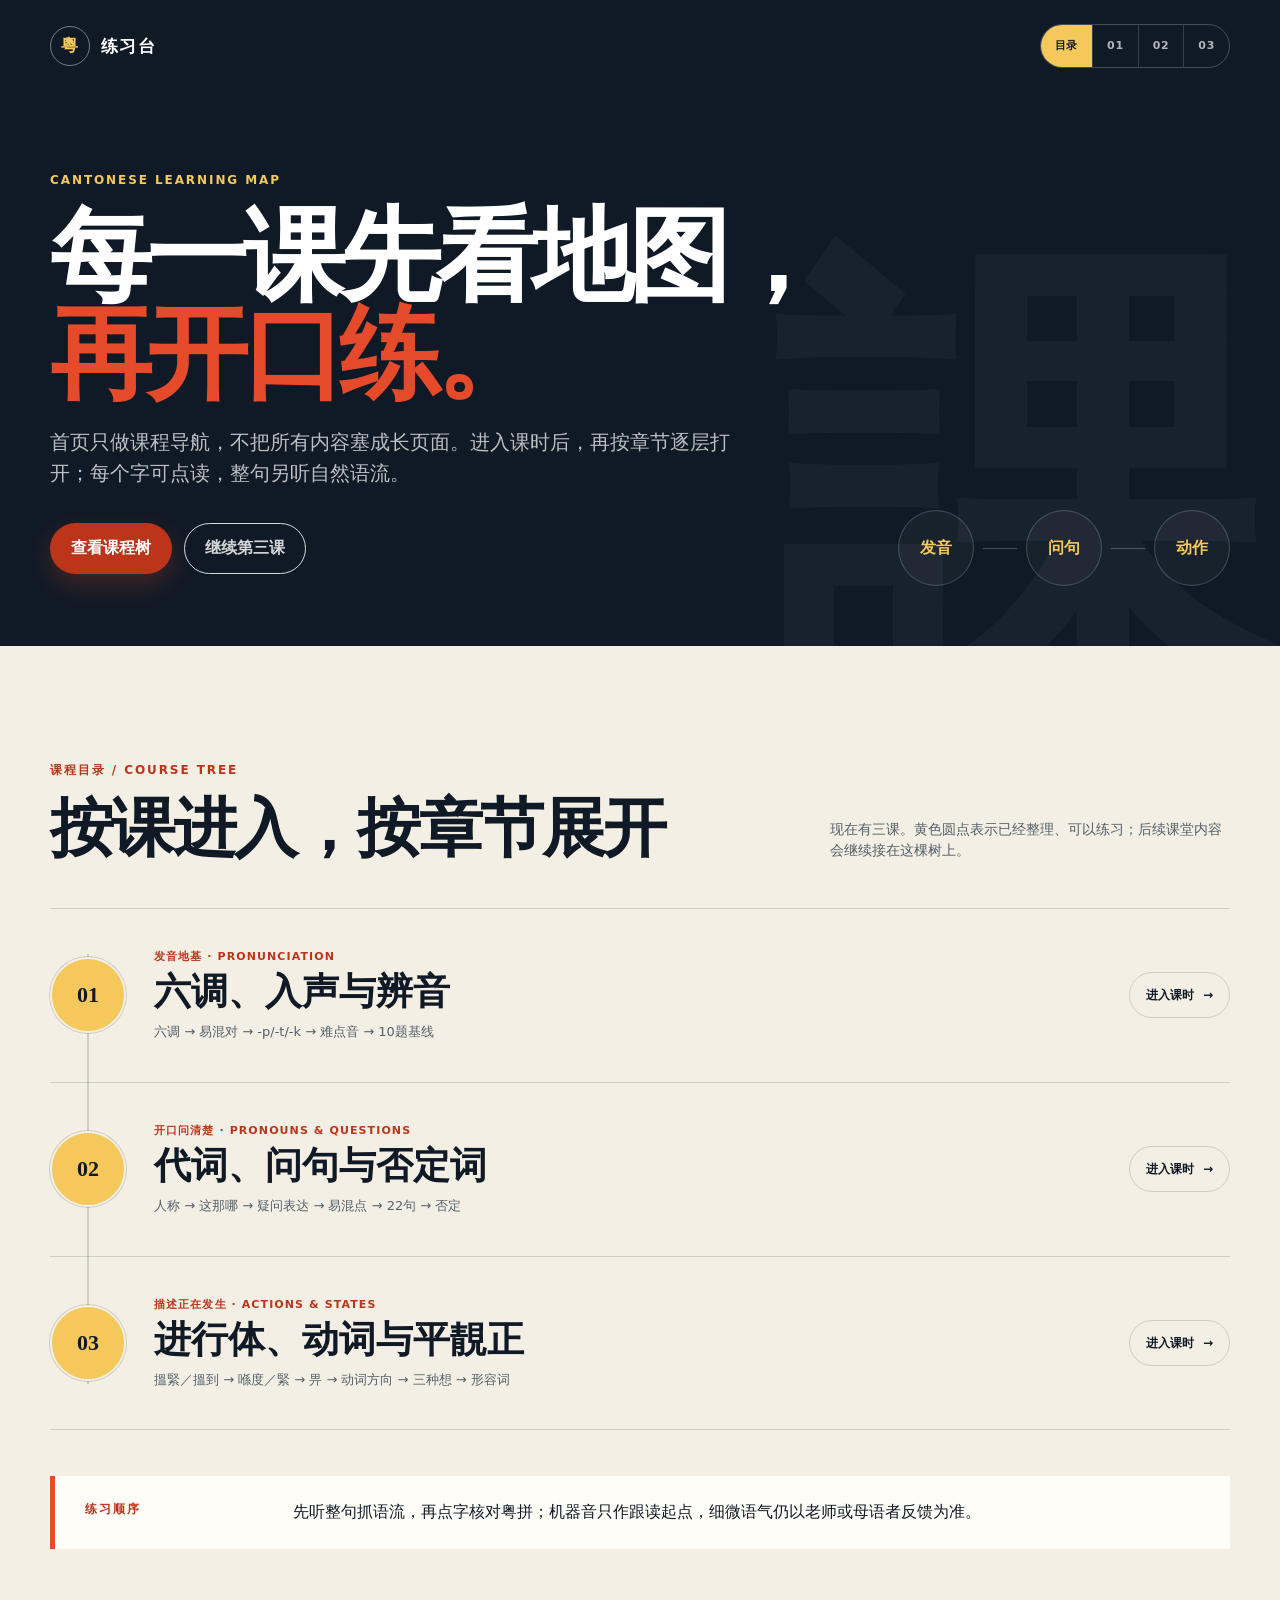
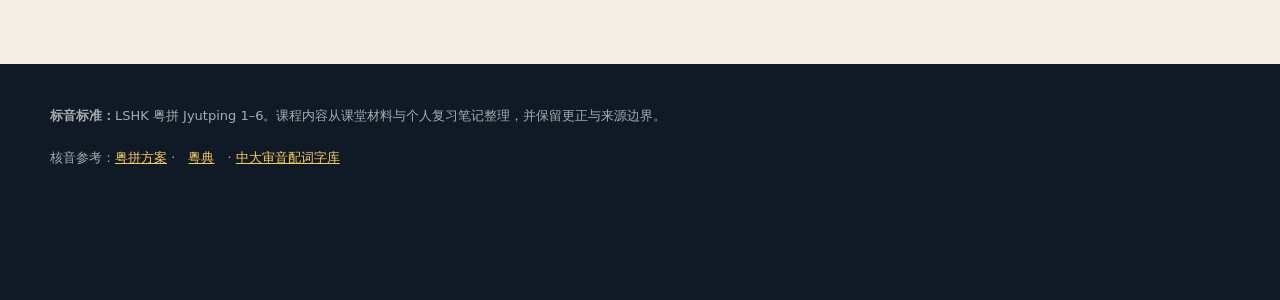
<file: index.html>
<!doctype html>
<html lang="yue-Hant-HK">
<head>
  <meta charset="utf-8">
  <meta name="viewport" content="width=device-width, initial-scale=1, viewport-fit=cover">
  <meta name="theme-color" content="#101a26">
  <meta name="description" content="杨万的手机粤语课程目录：按课进入，逐字粤拼点读，并配自然整句音频。">
  <title>粤语练习台 · 课程目录</title>
  <link rel="manifest" href="manifest.webmanifest">
  <link rel="icon" href="icon.svg" type="image/svg+xml">
  <link rel="apple-touch-icon" href="apple-touch-icon.png">
  <link rel="stylesheet" href="styles.css?v=20260917c">
</head>
<body data-page="catalog">
  <a class="skip-link" href="#course-tree">跳到课程目录</a>

  <header class="hero hero-catalog" id="top">
    <nav class="topbar" aria-label="课程导航">
      <a class="wordmark" href="#top" aria-label="回到课程目录顶部">
        <span class="wordmark-mark" aria-hidden="true">粵</span>
        <span>练习台</span>
      </a>
      <div class="lesson-switcher" aria-label="快速进入课程">
        <a href="index.html" aria-current="page">目录</a>
        <a href="lesson-01.html" aria-label="第一课：发音基础">01</a>
        <a href="lesson-02.html" aria-label="第二课：代词与问句">02</a>
        <a href="lesson-03.html" aria-label="第三课：动作与状态">03</a>
      </div>
    </nav>

    <div class="hero-copy">
      <p class="eyebrow">CANTONESE LEARNING MAP</p>
      <h1>每一课先看地图，<br><em>再开口练。</em></h1>
      <p class="lede">首页只做课程导航，不把所有内容塞成长页面。进入课时后，再按章节逐层打开；每个字可点读，整句另听自然语流。</p>
      <div class="hero-actions">
        <a class="button button-primary" href="#course-tree">查看课程树</a>
        <a class="button button-quiet" href="lesson-03.html">继续第三课</a>
      </div>
    </div>

    <div class="catalog-map" aria-hidden="true">
      <span>发音</span><i></i><span>问句</span><i></i><span>动作</span>
    </div>
  </header>

  <main id="course-tree" class="course-catalog" aria-labelledby="catalog-title">
    <header class="catalog-heading">
      <p class="section-index">课程目录 / COURSE TREE</p>
      <h2 id="catalog-title">按课进入，按章节展开</h2>
      <p>现在有三课。黄色圆点表示已经整理、可以练习；后续课堂内容会继续接在这棵树上。</p>
    </header>

    <ol class="curriculum-tree">
      <li>
        <a class="course-entry" href="lesson-01.html">
          <span class="course-node" aria-hidden="true">01</span>
          <span class="course-copy">
            <small>发音地基 · PRONUNCIATION</small>
            <strong>六调、入声与辨音</strong>
            <span>六调 → 易混对 → -p/-t/-k → 难点音 → 10题基线</span>
          </span>
          <span class="course-enter">进入课时 <b aria-hidden="true">→</b></span>
        </a>
      </li>
      <li>
        <a class="course-entry" href="lesson-02.html">
          <span class="course-node" aria-hidden="true">02</span>
          <span class="course-copy">
            <small>开口问清楚 · PRONOUNS & QUESTIONS</small>
            <strong>代词、问句与否定词</strong>
            <span>人称 → 这那哪 → 疑问表达 → 易混点 → 22句 → 否定</span>
          </span>
          <span class="course-enter">进入课时 <b aria-hidden="true">→</b></span>
        </a>
      </li>
      <li>
        <a class="course-entry" href="lesson-03.html">
          <span class="course-node" aria-hidden="true">03</span>
          <span class="course-copy">
            <small>描述正在发生 · ACTIONS & STATES</small>
            <strong>进行体、动词与平靚正</strong>
            <span>搵緊／搵到 → 喺度／緊 → 畀 → 动词方向 → 三种想 → 形容词</span>
          </span>
          <span class="course-enter">进入课时 <b aria-hidden="true">→</b></span>
        </a>
      </li>
    </ol>

    <aside class="catalog-note">
      <p class="micro-label">练习顺序</p>
      <p>先听整句抓语流，再点字核对粤拼；机器音只作跟读起点，细微语气仍以老师或母语者反馈为准。</p>
    </aside>
  </main>

  <footer class="site-footer">
    <p><strong>标音标准：</strong>LSHK 粤拼 Jyutping 1–6。课程内容从课堂材料与个人复习笔记整理，并保留更正与来源边界。</p>
    <p>核音参考：<a href="https://jyutping.org/jyutping/" target="_blank" rel="noreferrer">粤拼方案</a> · <a href="https://words.hk/" target="_blank" rel="noreferrer">粵典</a> · <a href="https://humanum.arts.cuhk.edu.hk/Lexis/lexi-can/" target="_blank" rel="noreferrer">中大审音配词字库</a></p>
  </footer>

  <script src="home.js?v=20260917c"></script>
</body>
</html>
</file>
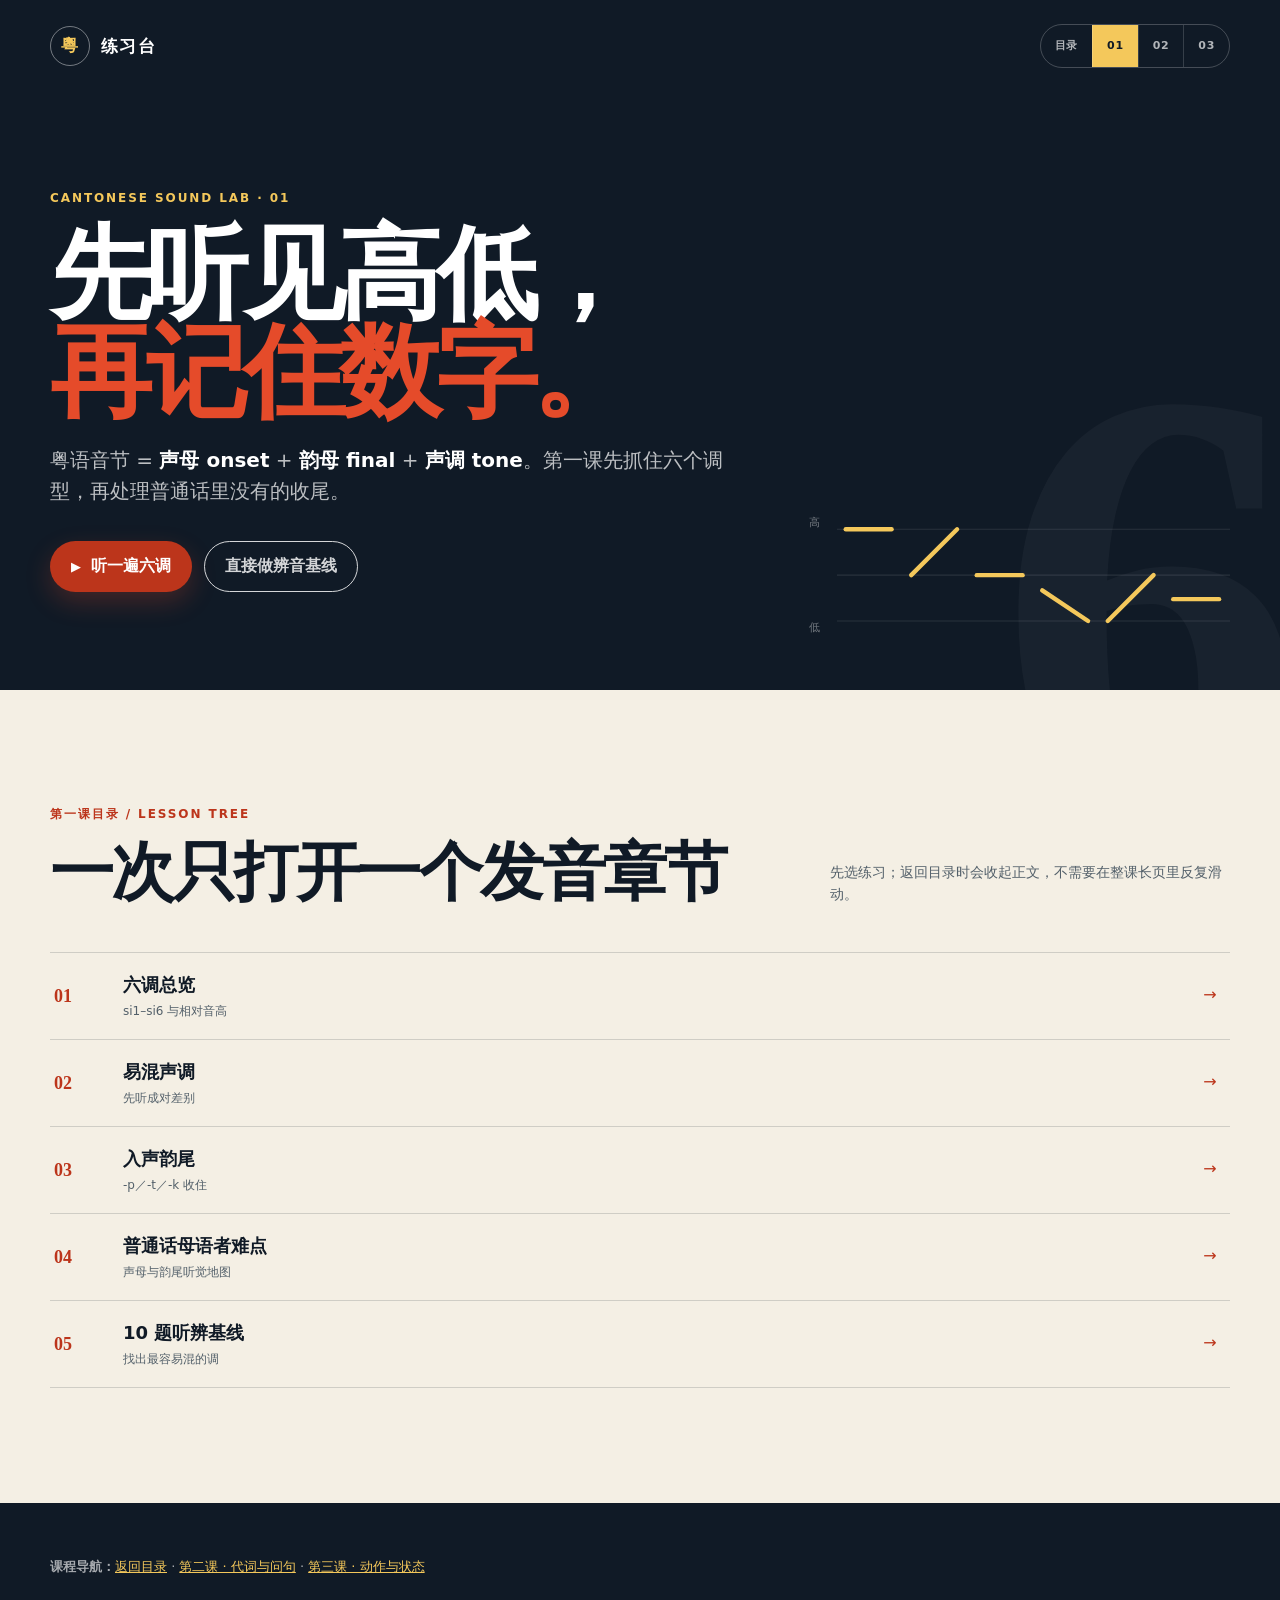
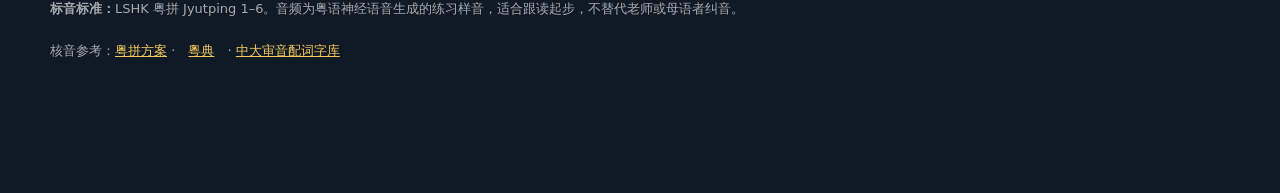
<file: lesson-01.html>
<!doctype html>
<html lang="yue-Hant-HK">
<head>
  <meta charset="utf-8">
  <meta name="viewport" content="width=device-width, initial-scale=1, viewport-fit=cover">
  <meta name="theme-color" content="#101a26">
  <meta name="description" content="粤语第一课：用粤拼、声调曲线和即时辨音练习打好发音基础。">
  <title>粤语练习台 · 第一课</title>
  <link rel="manifest" href="manifest.webmanifest">
  <link rel="icon" href="icon.svg" type="image/svg+xml">
  <link rel="apple-touch-icon" href="apple-touch-icon.png">
  <link rel="stylesheet" href="styles.css?v=20260917c">
</head>
<body data-lesson="01">
  <a class="skip-link" href="#course-outline">跳到本课目录</a>

  <header class="hero" id="top">
    <nav class="topbar" aria-label="页面导航">
      <a class="wordmark" href="index.html" aria-label="回到课程目录">
        <span class="wordmark-mark" aria-hidden="true">粵</span>
        <span>练习台</span>
      </a>
      <div class="lesson-switcher" aria-label="切换课时">
        <a href="index.html">目录</a>
        <a href="lesson-01.html" aria-label="第一课：发音基础" aria-current="page">01</a>
        <a href="lesson-02.html" aria-label="第二课：代词与问句">02</a>
        <a href="lesson-03.html" aria-label="第三课：动作与状态">03</a>
      </div>
    </nav>

    <div class="hero-copy">
      <p class="eyebrow">CANTONESE SOUND LAB · 01</p>
      <h1>先听见高低，<br><em>再记住数字。</em></h1>
      <p class="lede">粤语音节 = <strong>声母 onset</strong> + <strong>韵母 final</strong> + <strong>声调 tone</strong>。第一课先抓住六个调型，再处理普通话里没有的收尾。</p>
      <div class="hero-actions">
        <button class="button button-primary audio-trigger" type="button" id="heroSixTone">
          <span class="play-icon" aria-hidden="true">▶</span>
          听一遍六调
        </button>
        <a class="button button-quiet" href="#baseline">直接做辨音基线</a>
      </div>
    </div>

    <div class="hero-meter" role="img" aria-label="六个声调的相对音高轮廓">
      <span>高</span>
      <svg viewBox="0 0 360 112" aria-hidden="true">
        <g class="meter-lines">
          <line x1="0" y1="14" x2="360" y2="14"/>
          <line x1="0" y1="56" x2="360" y2="56"/>
          <line x1="0" y1="98" x2="360" y2="98"/>
        </g>
        <g class="meter-paths">
          <path d="M8 14 L50 14"/><path d="M68 56 L110 14"/><path d="M128 56 L170 56"/>
          <path d="M188 70 L230 98"/><path d="M248 98 L290 56"/><path d="M308 78 L350 78"/>
        </g>
      </svg>
      <span>低</span>
    </div>
  </header>

  <main id="lesson">
    <nav class="lesson-outline" id="course-outline" aria-labelledby="outline-title">
      <div class="outline-heading">
        <p class="section-index">第一课目录 / LESSON TREE</p>
        <h2 id="outline-title">一次只打开一个发音章节</h2>
        <p>先选练习；返回目录时会收起正文，不需要在整课长页里反复滑动。</p>
      </div>
      <ol>
        <li><a href="#tones" data-module-link><b>01</b><span><strong>六调总览</strong><small>si1–si6 与相对音高</small></span><i aria-hidden="true">→</i></a></li>
        <li><a href="#contrasts" data-module-link><b>02</b><span><strong>易混声调</strong><small>先听成对差别</small></span><i aria-hidden="true">→</i></a></li>
        <li><a href="#checked" data-module-link><b>03</b><span><strong>入声韵尾</strong><small>-p／-t／-k 收住</small></span><i aria-hidden="true">→</i></a></li>
        <li><a href="#sounds" data-module-link><b>04</b><span><strong>普通话母语者难点</strong><small>声母与韵尾听觉地图</small></span><i aria-hidden="true">→</i></a></li>
        <li><a href="#baseline" data-module-link><b>05</b><span><strong>10 题听辨基线</strong><small>找出最容易混的调</small></span><i aria-hidden="true">→</i></a></li>
      </ol>
    </nav>

    <section class="section section-paper lesson-module" id="tones" aria-labelledby="tones-title" data-lesson-module hidden>
      <div class="section-head">
        <div>
          <p class="section-index">01 / 六调总览</p>
          <h2 id="tones-title">同一个 <span lang="en">si</span>，只改音高</h2>
        </div>
        <p class="section-note">数字写在音节末尾：<strong>si1</strong>。它表示相对音高，不要求你唱到某个绝对音高。</p>
      </div>

      <div class="tone-board" id="toneBoard" aria-label="六个粤语声调"></div>

      <div class="phrase-panel">
        <div>
          <p class="micro-label">逐字可点 · 整组可听</p>
          <h3>六调阶梯</h3>
        </div>
        <button class="round-play audio-trigger" type="button" id="phraseSixTone" aria-label="播放六调阶梯整组">▶</button>
        <div class="token-line" id="sixTonePhrase"></div>
      </div>

      <details class="reference-drawer">
        <summary>为什么有人说“九声六调”？</summary>
        <p>现代教学通常用 1–6 标六个调型。以 <strong>-p / -t / -k</strong> 结尾的入声音节只出现于 1、3、6 三类音高；传统上把它们另计，因而有“九声”的说法。本课仍统一写 1–6，避免同时背两套编号。</p>
      </details>
      <a class="module-back" href="#course-outline">← 返回本课目录</a>
    </section>

    <section class="section section-ink lesson-module" id="contrasts" aria-labelledby="contrast-title" data-lesson-module hidden>
      <div class="section-head">
        <div>
          <p class="section-index">02 / 易混对</p>
          <h2 id="contrast-title">不要猜单个调，先听差别</h2>
        </div>
        <p class="section-note">每次先听 A/B，再分别点字核对。训练顺序是：听 → 选 → 看反馈 → 重听 → 跟读。</p>
      </div>
      <div class="contrast-list" id="contrastList"></div>
      <a class="module-back module-back-dark" href="#course-outline">← 返回本课目录</a>
    </section>

    <section class="section section-paper lesson-module" id="checked" aria-labelledby="checked-title" data-lesson-module hidden>
      <div class="section-head">
        <div>
          <p class="section-index">03 / 入声韵尾</p>
          <h2 id="checked-title">收住，不爆破，不加元音</h2>
        </div>
        <p class="section-note">在粤拼 1–6 中，入声不是三种额外的音高轮廓；它用 <strong>-p / -t / -k</strong> 收尾，通常较短，调号只用 1、3、6。</p>
      </div>
      <div class="checked-grid" id="checkedGrid"></div>
      <aside class="practice-cue">
        <span class="cue-mark" aria-hidden="true">!</span>
        <p><strong>自检：</strong>如果你读完还拖着“啊”，说明尾音没有收住。把手放在嘴前，正确的尾音不会像普通话声母 <span lang="en">p/t/k</span> 那样释放并送气。</p>
      </aside>
      <a class="module-back" href="#course-outline">← 返回本课目录</a>
    </section>

    <section class="section section-mist lesson-module" id="sounds" aria-labelledby="sounds-title" data-lesson-module hidden>
      <div class="section-head">
        <div>
          <p class="section-index">04 / 普通话母语者难点</p>
          <h2 id="sounds-title">先会辨认，再追求完整音系</h2>
        </div>
        <p class="section-note">第一课只建立听觉地图。点例字听音，不要求一次掌握全部声母和韵母。</p>
      </div>
      <div class="sound-groups" id="soundGroups"></div>
      <a class="module-back" href="#course-outline">← 返回本课目录</a>
    </section>

    <section class="section section-quiz lesson-module" id="baseline" aria-labelledby="baseline-title" data-lesson-module hidden>
      <div class="quiz-intro" id="quizIntro">
        <div>
          <p class="section-index">05 / 个人基线</p>
          <h2 id="baseline-title">10 题，找出你真正容易混的调</h2>
          <p>这不是考试，没有统一及格线。系统会记录本机最近一次结果，并告诉你应该先练哪一组。</p>
        </div>
        <button class="button button-primary" type="button" id="startQuiz">开始听辨</button>
        <p class="last-baseline" id="lastBaseline" aria-live="polite"></p>
      </div>

      <div class="quiz-stage" id="quizStage" hidden>
        <div class="quiz-progress">
          <span id="quizProgressText">1 / 10</span>
          <div class="progress-track" aria-hidden="true"><i id="quizProgressBar"></i></div>
        </div>
        <p class="micro-label">先听，再选声调</p>
        <button class="quiz-listen" type="button" id="quizListen">
          <span aria-hidden="true">▶</span>
          播放题目
        </button>
        <div class="answer-grid" id="answerGrid"></div>
        <div class="quiz-feedback" id="quizFeedback" aria-live="polite"></div>
        <button class="button button-primary next-question" type="button" id="nextQuestion" hidden>下一题</button>
      </div>

      <div class="quiz-result" id="quizResult" hidden aria-live="polite"></div>
      <a class="module-back module-back-dark" href="#course-outline">← 返回本课目录</a>
    </section>

    <section class="section lesson-close" aria-labelledby="finish-title" data-lesson-completion hidden>
      <p class="section-index">本课完成标准</p>
      <h2 id="finish-title">你能说清“哪里不同”，就算打好了地基。</h2>
      <ul>
        <li>知道粤拼音节由声母、韵母和声调组成。</li>
        <li>能跟读 <strong>si1–si6</strong>，并听出自己的主要混淆对。</li>
        <li>知道 <strong>-p / -t / -k</strong> 只收口，不读成额外音节。</li>
      </ul>
      <a class="button button-quiet" href="#top">回到顶部再听一遍</a>
    </section>
  </main>

  <footer class="site-footer">
    <p><strong>课程导航：</strong><a href="index.html">返回目录</a> · <a href="lesson-02.html">第二课 · 代词与问句</a> · <a href="lesson-03.html">第三课 · 动作与状态</a></p>
    <p><strong>标音标准：</strong>LSHK 粤拼 Jyutping 1–6。音频为粤语神经语音生成的练习样音，适合跟读起步，不替代老师或母语者纠音。</p>
    <p>核音参考：<a href="https://jyutping.org/jyutping/" target="_blank" rel="noreferrer">粤拼方案</a> · <a href="https://words.hk/" target="_blank" rel="noreferrer">粵典</a> · <a href="https://humanum.arts.cuhk.edu.hk/Lexis/lexi-can/" target="_blank" rel="noreferrer">中大审音配词字库</a></p>
  </footer>

  <div class="audio-dock" id="audioDock" hidden>
    <button class="dock-replay" type="button" id="dockReplay" aria-label="重播">↻</button>
    <div class="dock-copy">
      <span class="dock-kicker">NOW PLAYING</span>
      <strong id="dockLabel" aria-live="polite">练习音频</strong>
    </div>
    <label class="speed-label" for="speedSelect">速度</label>
    <select id="speedSelect" aria-label="播放速度">
      <option value="0.75">0.75×</option>
      <option value="1" selected>1×</option>
      <option value="1.25">1.25×</option>
    </select>
    <div class="repeat-control" id="repeatControl" aria-label="重复次数">
      <button type="button" data-repeat="1" class="is-active" aria-pressed="true">1×</button>
      <button type="button" data-repeat="3" aria-pressed="false">3×</button>
    </div>
    <button class="dock-close" type="button" id="dockClose" aria-label="关闭播放器">×</button>
  </div>

  <div class="toast" id="toast" role="status" aria-live="polite"></div>

  <script src="course.js?v=20260917c"></script>
  <script src="app.js?v=20260917c"></script>
</body>
</html>
</file>
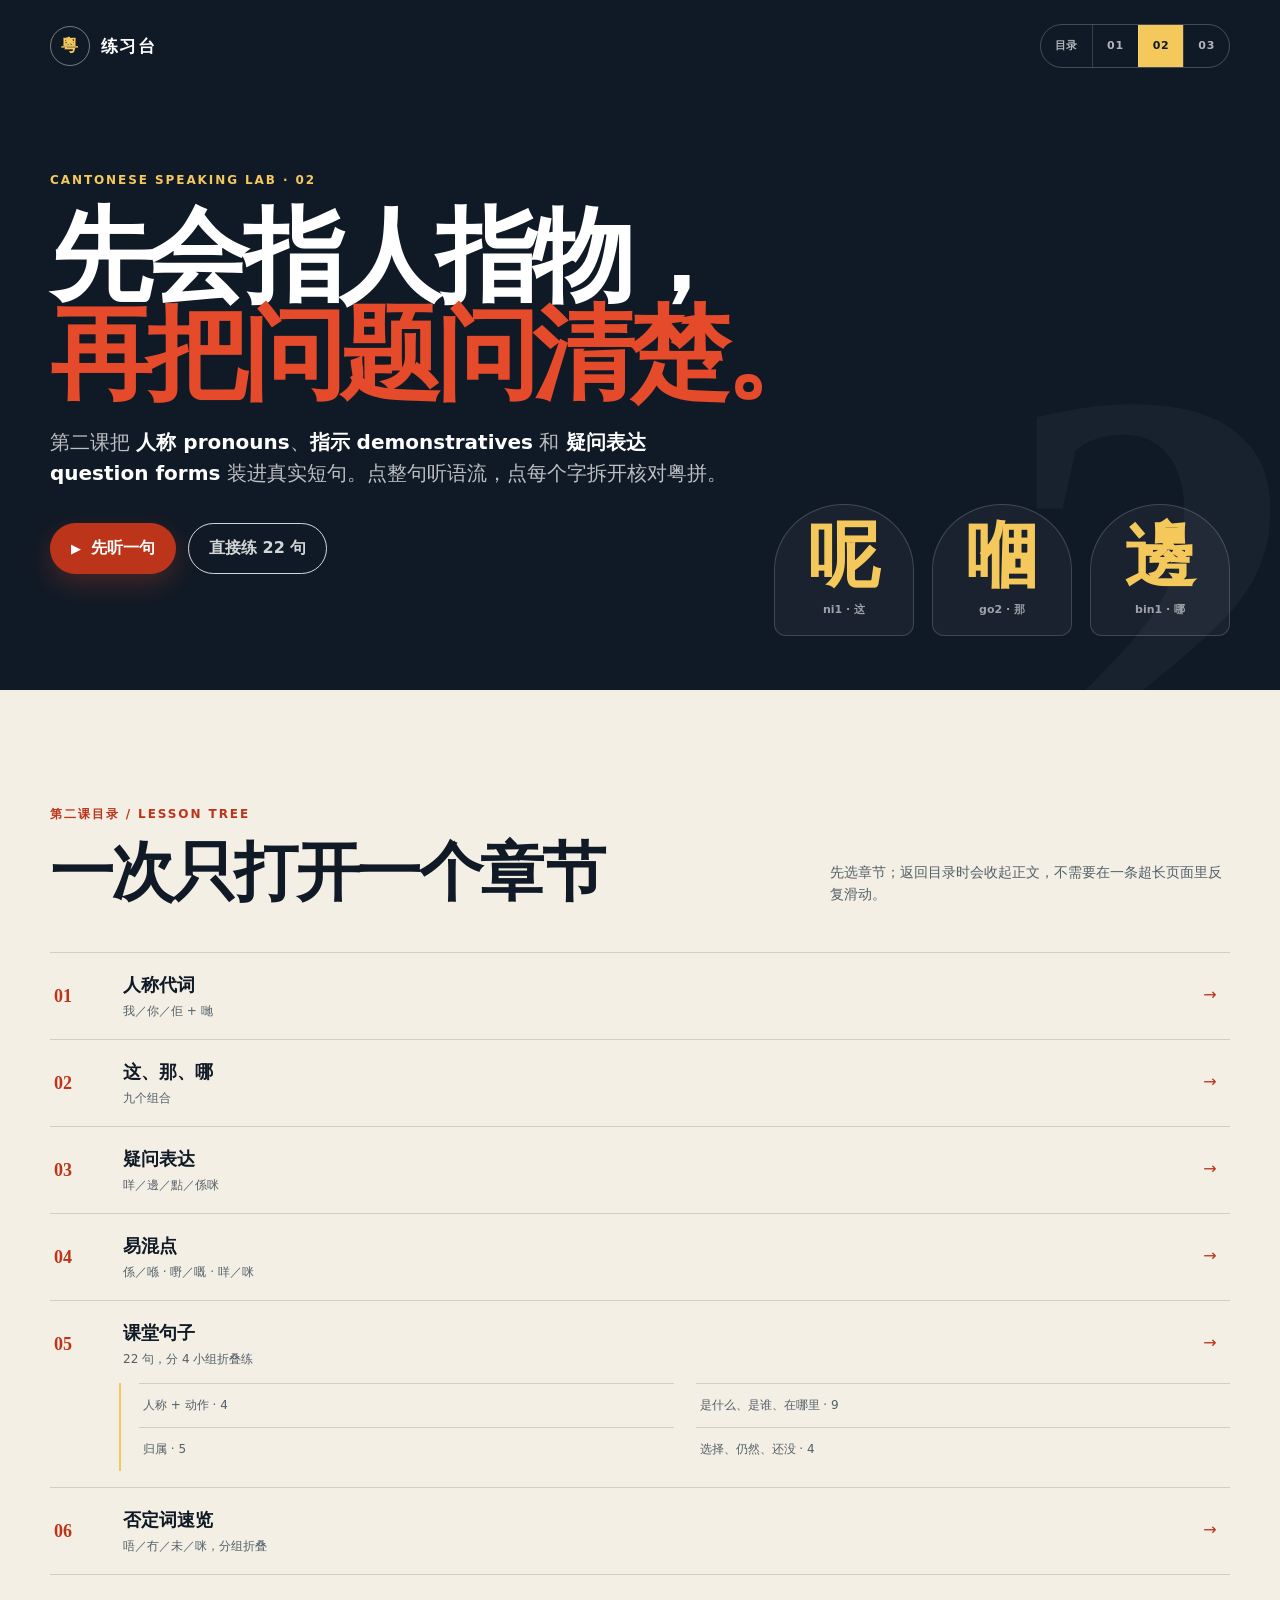
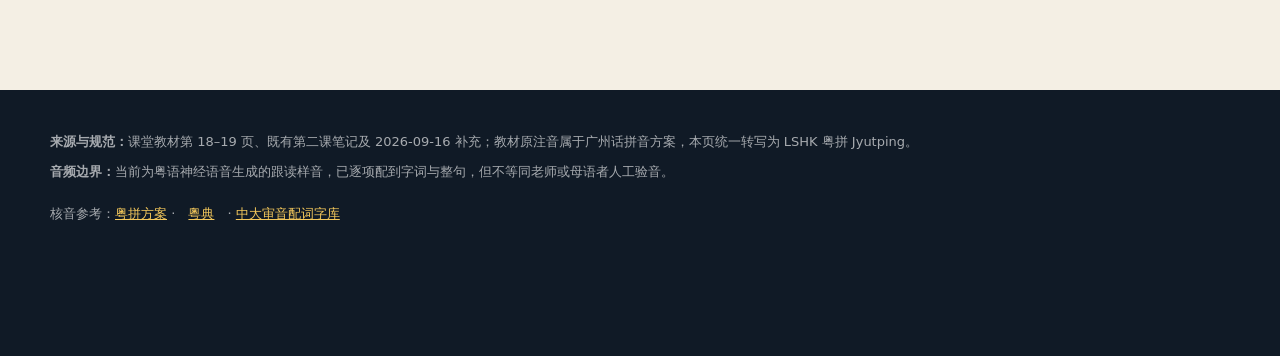
<file: lesson-02.html>
<!doctype html>
<html lang="yue-Hant-HK">
<head>
  <meta charset="utf-8">
  <meta name="viewport" content="width=device-width, initial-scale=1, viewport-fit=cover">
  <meta name="theme-color" content="#101a26">
  <meta name="description" content="粤语第二课：人称与指示代词、基础问句、否定词；每字粤拼点读，并配自然整句练习音频。">
  <title>粤语练习台 · 第二课</title>
  <link rel="manifest" href="manifest.webmanifest">
  <link rel="icon" href="icon.svg" type="image/svg+xml">
  <link rel="apple-touch-icon" href="apple-touch-icon.png">
  <link rel="stylesheet" href="styles.css?v=20260917c">
</head>
<body data-lesson="02">
  <a class="skip-link" href="#course-outline">跳到本课目录</a>

  <header class="hero hero-lesson-two" id="top">
    <nav class="topbar" aria-label="课程导航">
      <a class="wordmark" href="index.html" aria-label="回到课程目录">
        <span class="wordmark-mark" aria-hidden="true">粵</span>
        <span>练习台</span>
      </a>
      <div class="lesson-switcher" aria-label="切换课时">
        <a href="index.html">目录</a>
        <a href="lesson-01.html" aria-label="第一课：发音基础">01</a>
        <a href="lesson-02.html" aria-label="第二课：代词与问句" aria-current="page">02</a>
        <a href="lesson-03.html" aria-label="第三课：动作与状态">03</a>
      </div>
    </nav>

    <div class="hero-copy">
      <p class="eyebrow">CANTONESE SPEAKING LAB · 02</p>
      <h1>先会指人指物，<br><em>再把问题问清楚。</em></h1>
      <p class="lede">第二课把 <strong>人称 pronouns</strong>、<strong>指示 demonstratives</strong> 和 <strong>疑问表达 question forms</strong> 装进真实短句。点整句听语流，点每个字拆开核对粤拼。</p>
      <div class="hero-actions">
        <button class="button button-primary" type="button" data-audio="cy01_1" data-label="整句：我哋食咩啊">
          <span class="play-icon" aria-hidden="true">▶</span>
          先听一句
        </button>
        <a class="button button-quiet" href="#sentences">直接练 22 句</a>
      </div>
    </div>

    <div class="hero-lexicon" aria-label="这、那、哪的粤语">
      <span><b>呢</b><small>ni1 · 这</small></span>
      <span><b>嗰</b><small>go2 · 那</small></span>
      <span><b>邊</b><small>bin1 · 哪</small></span>
    </div>
  </header>

  <main id="lesson">
    <nav class="lesson-outline" id="course-outline" aria-labelledby="outline-title">
      <div class="outline-heading">
        <p class="section-index">第二课目录 / LESSON TREE</p>
        <h2 id="outline-title">一次只打开一个章节</h2>
        <p>先选章节；返回目录时会收起正文，不需要在一条超长页面里反复滑动。</p>
      </div>
      <ol>
        <li><a href="#pronouns" data-module-link><b>01</b><span><strong>人称代词</strong><small>我／你／佢 + 哋</small></span><i aria-hidden="true">→</i></a></li>
        <li><a href="#demonstratives" data-module-link><b>02</b><span><strong>这、那、哪</strong><small>九个组合</small></span><i aria-hidden="true">→</i></a></li>
        <li><a href="#questions" data-module-link><b>03</b><span><strong>疑问表达</strong><small>咩／邊／點／係咪</small></span><i aria-hidden="true">→</i></a></li>
        <li><a href="#contrasts" data-module-link><b>04</b><span><strong>易混点</strong><small>係／喺 · 嘢／嘅 · 咩／咪</small></span><i aria-hidden="true">→</i></a></li>
        <li class="outline-branch">
          <a href="#sentences" data-module-link><b>05</b><span><strong>课堂句子</strong><small>22 句，分 4 小组折叠练</small></span><i aria-hidden="true">→</i></a>
          <ul>
            <li><a href="#people-actions" data-module-link>人称 + 动作 · 4</a></li>
            <li><a href="#identify-place" data-module-link>是什么、是谁、在哪里 · 9</a></li>
            <li><a href="#ownership" data-module-link>归属 · 5</a></li>
            <li><a href="#choice-still" data-module-link>选择、仍然、还没 · 4</a></li>
          </ul>
        </li>
        <li><a href="#negatives" data-module-link><b>06</b><span><strong>否定词速览</strong><small>唔／冇／未／咪，分组折叠</small></span><i aria-hidden="true">→</i></a></li>
      </ol>
    </nav>

    <section class="section section-paper lesson-module" id="pronouns" aria-labelledby="pronouns-title" data-lesson-module hidden>
      <div class="section-head">
        <div>
          <p class="section-index">01 / 人称代词</p>
          <h2 id="pronouns-title">一个「哋」，把单数变复数</h2>
        </div>
        <p class="section-note"><strong>哋 dei6</strong> 是表示复数的后缀。课堂写的「你地／佢地」统一改作粤语字 <strong>你哋／佢哋</strong>。</p>
      </div>
      <div class="pronoun-builder" id="pronounBuilder"></div>

      <aside class="correction-strip" aria-label="课堂速记更正">
        <p class="micro-label">先改正三组课堂速记</p>
        <div>
          <span><del>食咪</del> → <strong>食咩 me1</strong></span>
          <span><del>你地 / 佢地</del> → <strong>你哋 / 佢哋 dei6</strong></span>
          <span><del>佢 heoi3</del> → <strong>佢 keoi5；去 heoi3</strong></span>
        </div>
      </aside>
      <a class="module-back" href="#course-outline">← 返回本课目录</a>
    </section>

    <section class="section section-mist lesson-module" id="demonstratives" aria-labelledby="demonstratives-title" data-lesson-module hidden>
      <div class="section-head">
        <div>
          <p class="section-index">02 / 指示与疑问组合</p>
          <h2 id="demonstratives-title">呢、嗰、邊，和三个尾巴组合</h2>
        </div>
        <p class="section-note">呢／嗰是指示语，邊是疑问语；再接「个／地方／些」。九个组合不是九条死记词，而是一张可以自己生成的表。</p>
      </div>
      <div class="demonstrative-parts" id="demonstrativeParts"></div>
      <div class="demonstrative-grid" id="demonstrativeGrid" aria-label="九个指示代词组合"></div>
      <a class="module-back" href="#course-outline">← 返回本课目录</a>
    </section>

    <section class="section section-paper lesson-module" id="questions" aria-labelledby="questions-title" data-lesson-module hidden>
      <div class="section-head">
        <div>
          <p class="section-index">03 / 疑问表达</p>
          <h2 id="questions-title">问什么、谁、哪里、怎样、为什么</h2>
        </div>
        <p class="section-note"><strong>咩 me1</strong> 是日常常用的「什么」；<strong>乜嘢 mat1 je5</strong> 是完整形式。<strong>係咪</strong>不是疑问代词，而是构成是非问句的格式。</p>
      </div>
      <div class="question-word-grid" id="questionWordGrid"></div>
      <a class="module-back" href="#course-outline">← 返回本课目录</a>
    </section>

    <section class="section section-ink lesson-module" id="contrasts" aria-labelledby="contrasts-title" data-lesson-module hidden>
      <div class="section-head">
        <div>
          <p class="section-index">04 / 易混点</p>
          <h2 id="contrasts-title">字看着近，功能和声调不同</h2>
        </div>
        <p class="section-note">这里先按功能成对记。尤其注意：<strong>係 hai6</strong> 是低平调，不是下降调；本课询问原因的句末「嘅」读 ge2，所有格读 ge3。</p>
      </div>
      <div class="grammar-contrasts" id="grammarContrasts"></div>
      <a class="module-back module-back-dark" href="#course-outline">← 返回本课目录</a>
    </section>

    <section class="section section-paper section-sentences lesson-module" id="sentences" aria-labelledby="sentences-title" data-lesson-module hidden>
      <div class="section-head">
        <div>
          <p class="section-index">05 / 课堂句子</p>
          <h2 id="sentences-title">整句先听，再逐字核音</h2>
        </div>
        <p class="section-note">红色「整句」播放自然语流；下面每个字都能单独点。不要把单字音频机械拼起来模仿整句节奏。</p>
      </div>
      <div class="sentence-groups" id="sentenceGroups"></div>
      <a class="module-back" href="#course-outline">← 返回本课目录</a>
    </section>

    <section class="section section-mist lesson-module" id="negatives" aria-labelledby="negatives-title" data-lesson-module hidden>
      <div class="section-head">
        <div>
          <p class="section-index">06 / 否定词速览</p>
          <h2 id="negatives-title">唔、冇、未、咪，各管一种“不”</h2>
        </div>
        <p class="section-note">这部分来自你上传教材的否定词表，先纳入第二课复习；以后进入否定词专题时再系统展开。</p>
      </div>
      <div class="negative-groups" id="negativeGroups"></div>

      <div class="extra-words-block">
        <div>
          <p class="micro-label">你另外记下的词</p>
          <h3>去 · 每一件</h3>
        </div>
        <div class="extra-words" id="extraWords"></div>
      </div>
      <a class="module-back" href="#course-outline">← 返回本课目录</a>
    </section>

    <section class="section lesson-close" aria-labelledby="finish-title" data-lesson-completion hidden>
      <p class="section-index">本课完成标准</p>
      <h2 id="finish-title">能在身份、地点和归属之间换问法，就算学会。</h2>
      <ul>
        <li>能说出我哋／你哋／佢哋，并听清 <strong>佢 keoi5</strong> 与 <strong>去 heoi3</strong>。</li>
        <li>能用呢／嗰／邊加個／度／啲，自己生成九个组合。</li>
        <li>能分清 <strong>係 hai6</strong>（是）和 <strong>喺 hai2</strong>（在），以及咩／咪、嘢／嘅。</li>
        <li>能解释选择的 <strong>定係</strong>、仍然的 <strong>仲係</strong>、权衡后的 <strong>都係…啦</strong>。</li>
      </ul>
      <div class="finish-actions">
        <a class="button button-primary" href="#sentences">再练一轮句子</a>
        <a class="button button-quiet" href="lesson-03.html">进入第三课</a>
        <a class="button button-quiet" href="lesson-01.html">回第一课练发音</a>
        <a class="button button-quiet" href="index.html">回课程总目录</a>
      </div>
    </section>
  </main>

  <footer class="site-footer">
    <p><strong>来源与规范：</strong>课堂教材第 18–19 页、既有第二课笔记及 2026-09-16 补充；教材原注音属于广州话拼音方案，本页统一转写为 LSHK 粤拼 Jyutping。</p>
    <p><strong>音频边界：</strong>当前为粤语神经语音生成的跟读样音，已逐项配到字词与整句，但不等同老师或母语者人工验音。</p>
    <p>核音参考：<a href="https://jyutping.org/jyutping/" target="_blank" rel="noreferrer">粤拼方案</a> · <a href="https://words.hk/" target="_blank" rel="noreferrer">粵典</a> · <a href="https://humanum.arts.cuhk.edu.hk/Lexis/lexi-can/" target="_blank" rel="noreferrer">中大审音配词字库</a></p>
  </footer>

  <div class="audio-dock" id="audioDock" hidden>
    <button class="dock-replay" type="button" id="dockReplay" aria-label="重播">↻</button>
    <div class="dock-copy">
      <span class="dock-kicker">NOW PLAYING</span>
      <strong id="dockLabel" aria-live="polite">练习音频</strong>
    </div>
    <label class="speed-label" for="speedSelect">速度</label>
    <select id="speedSelect" aria-label="播放速度">
      <option value="0.75">0.75×</option>
      <option value="1" selected>1×</option>
      <option value="1.25">1.25×</option>
    </select>
    <div class="repeat-control" id="repeatControl" aria-label="重复次数">
      <button type="button" data-repeat="1" class="is-active" aria-pressed="true">1×</button>
      <button type="button" data-repeat="3" aria-pressed="false">3×</button>
    </div>
    <button class="dock-close" type="button" id="dockClose" aria-label="关闭播放器">×</button>
  </div>

  <div class="toast" id="toast" role="status" aria-live="polite"></div>

  <script src="lesson-02.js?v=20260917c"></script>
  <script src="app.js?v=20260917c"></script>
</body>
</html>
</file>
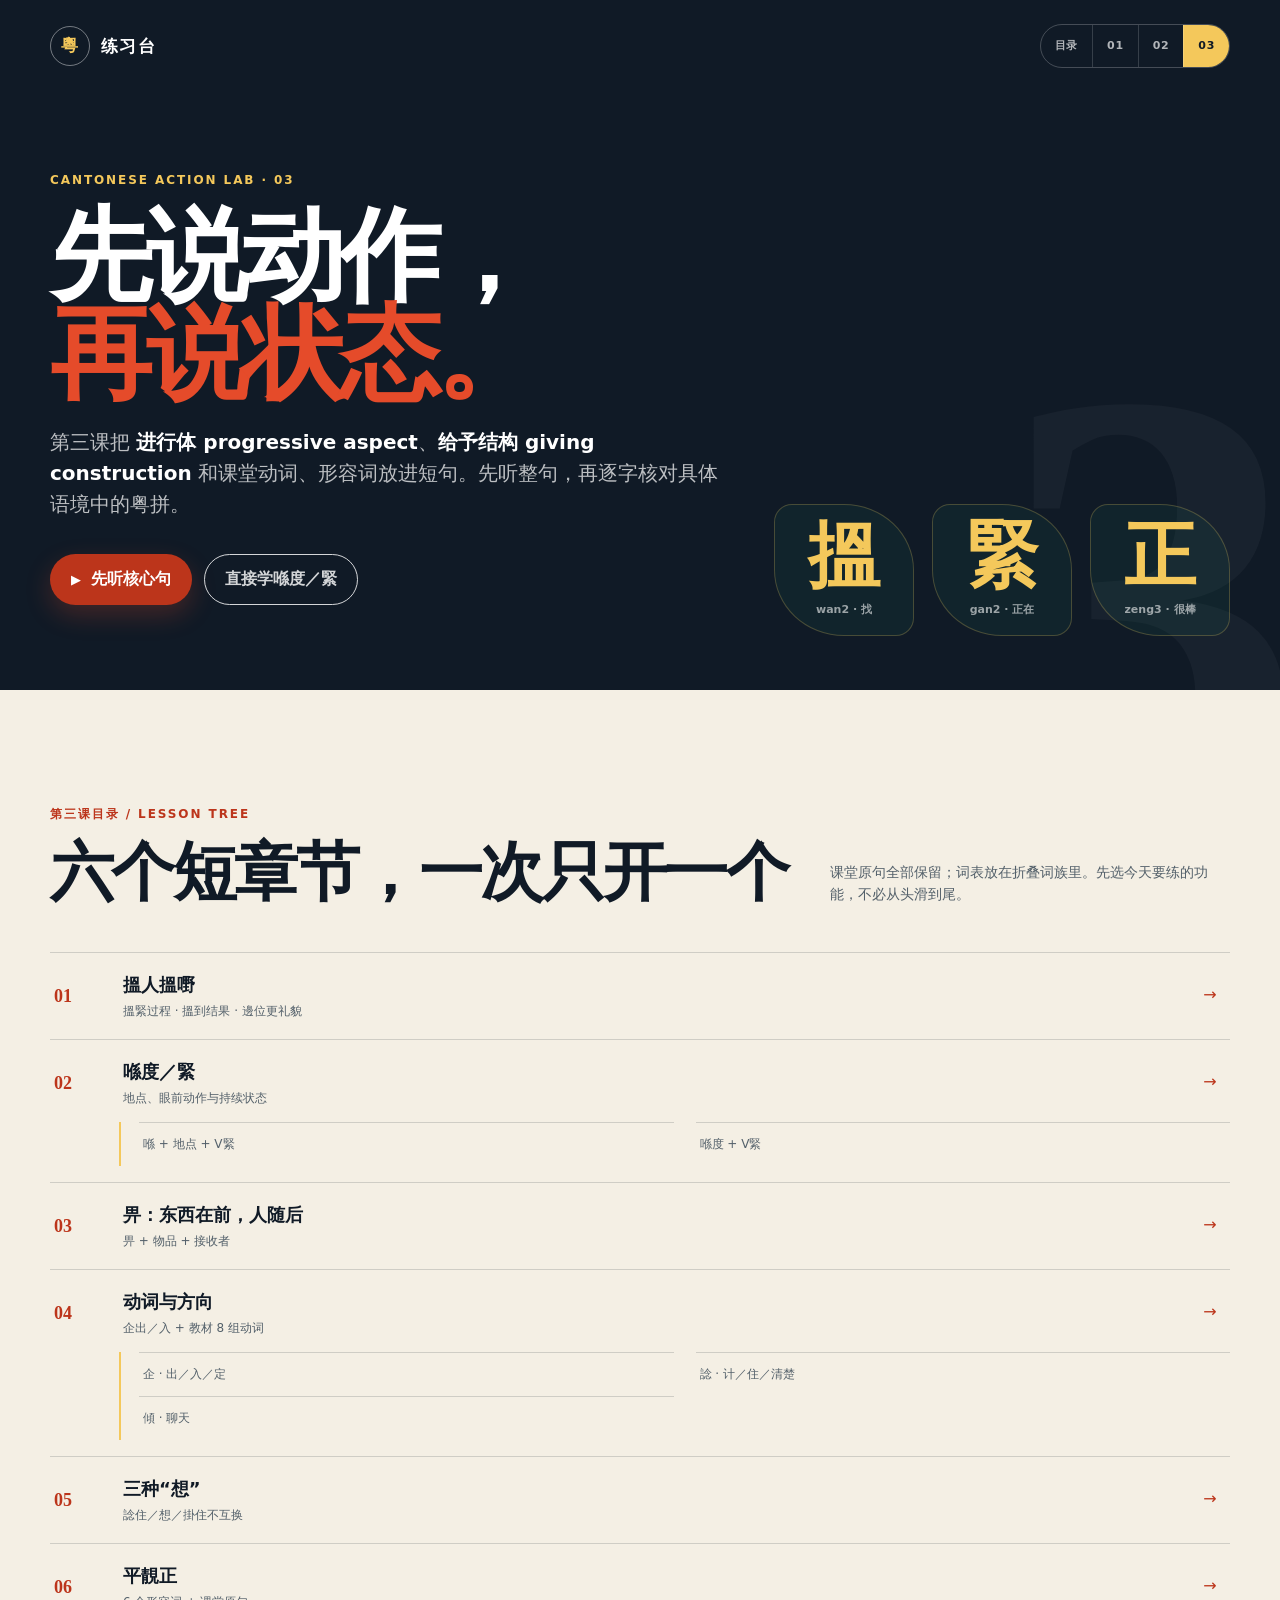
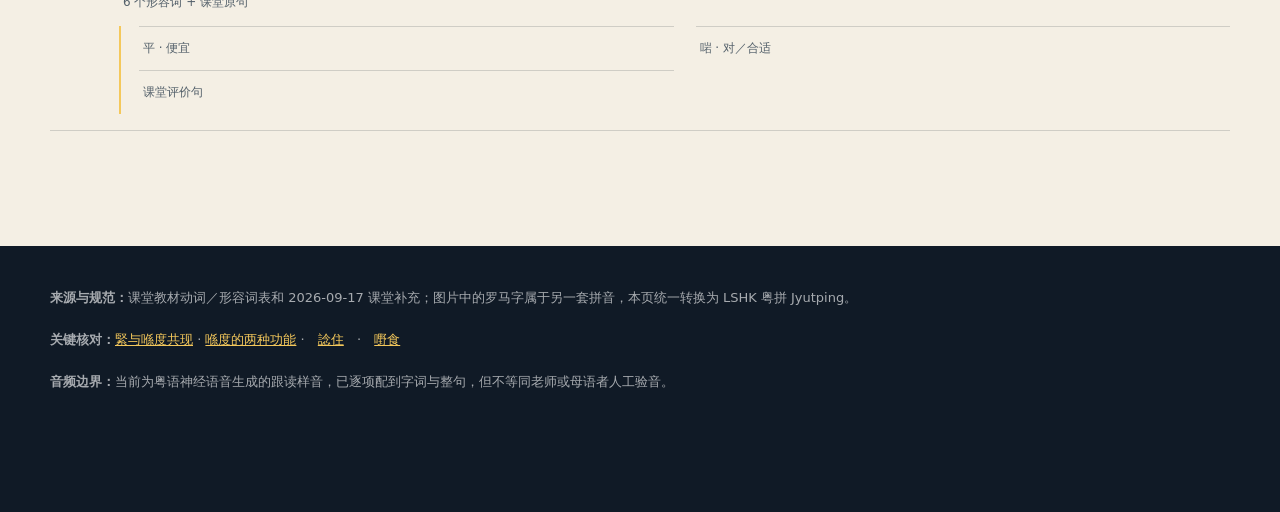
<file: lesson-03.html>
<!doctype html>
<html lang="yue-Hant-HK">
<head>
  <meta charset="utf-8">
  <meta name="viewport" content="width=device-width, initial-scale=1, viewport-fit=cover">
  <meta name="theme-color" content="#101a26">
  <meta name="description" content="粤语第三课：搵与搵到、喺度与緊、畀的语序、常用动词和形容词；每字粤拼点读，并配自然整句练习音频。">
  <title>粤语练习台 · 第三课</title>
  <link rel="manifest" href="manifest.webmanifest">
  <link rel="icon" href="icon.svg" type="image/svg+xml">
  <link rel="apple-touch-icon" href="apple-touch-icon.png">
  <link rel="stylesheet" href="styles.css?v=20260917c">
</head>
<body data-lesson="03">
  <a class="skip-link" href="#course-outline">跳到本课目录</a>

  <header class="hero hero-lesson-three" id="top">
    <nav class="topbar" aria-label="课程导航">
      <a class="wordmark" href="index.html" aria-label="回到课程目录">
        <span class="wordmark-mark" aria-hidden="true">粵</span>
        <span>练习台</span>
      </a>
      <div class="lesson-switcher" aria-label="切换课时">
        <a href="index.html">目录</a>
        <a href="lesson-01.html" aria-label="第一课：发音基础">01</a>
        <a href="lesson-02.html" aria-label="第二课：代词与问句">02</a>
        <a href="lesson-03.html" aria-label="第三课：动作与状态" aria-current="page">03</a>
      </div>
    </nav>

    <div class="hero-copy">
      <p class="eyebrow">CANTONESE ACTION LAB · 03</p>
      <h1>先说动作，<br><em>再说状态。</em></h1>
      <p class="lede">第三课把 <strong>进行体 progressive aspect</strong>、<strong>给予结构 giving construction</strong> 和课堂动词、形容词放进短句。先听整句，再逐字核对具体语境中的粤拼。</p>
      <div class="hero-actions">
        <button class="button button-primary" type="button" data-audio="cy03_2" data-label="整句：你喺度搵緊咩">
          <span class="play-icon" aria-hidden="true">▶</span>
          先听核心句
        </button>
        <a class="button button-quiet" href="#progressive">直接学喺度／緊</a>
      </div>
    </div>

    <div class="hero-lexicon hero-action-lexicon" aria-label="找、正在、很棒的粤语">
      <span><b>搵</b><small>wan2 · 找</small></span>
      <span><b>緊</b><small>gan2 · 正在</small></span>
      <span><b>正</b><small>zeng3 · 很棒</small></span>
    </div>
  </header>

  <main id="lesson">
    <nav class="lesson-outline" id="course-outline" aria-labelledby="outline-title">
      <div class="outline-heading">
        <p class="section-index">第三课目录 / LESSON TREE</p>
        <h2 id="outline-title">六个短章节，一次只开一个</h2>
        <p>课堂原句全部保留；词表放在折叠词族里。先选今天要练的功能，不必从头滑到尾。</p>
      </div>
      <ol>
        <li><a href="#search" data-module-link><b>01</b><span><strong>搵人搵嘢</strong><small>搵緊过程 · 搵到结果 · 邊位更礼貌</small></span><i aria-hidden="true">→</i></a></li>
        <li class="outline-branch">
          <a href="#progressive" data-module-link><b>02</b><span><strong>喺度／緊</strong><small>地点、眼前动作与持续状态</small></span><i aria-hidden="true">→</i></a>
          <ul>
            <li><a href="#progressive-place" data-module-link>喺 + 地点 + V緊</a></li>
            <li><a href="#progressive-action" data-module-link>喺度 + V緊</a></li>
          </ul>
        </li>
        <li><a href="#give" data-module-link><b>03</b><span><strong>畀：东西在前，人随后</strong><small>畀 + 物品 + 接收者</small></span><i aria-hidden="true">→</i></a></li>
        <li class="outline-branch">
          <a href="#verbs" data-module-link><b>04</b><span><strong>动词与方向</strong><small>企出／入 + 教材 8 组动词</small></span><i aria-hidden="true">→</i></a>
          <ul>
            <li><a href="#verb-kei" data-module-link>企 · 出／入／定</a></li>
            <li><a href="#verb-nam" data-module-link>諗 · 计／住／清楚</a></li>
            <li><a href="#verb-king" data-module-link>傾 · 聊天</a></li>
          </ul>
        </li>
        <li><a href="#thought" data-module-link><b>05</b><span><strong>三种“想”</strong><small>諗住／想／掛住不互换</small></span><i aria-hidden="true">→</i></a></li>
        <li class="outline-branch">
          <a href="#adjectives" data-module-link><b>06</b><span><strong>平靚正</strong><small>6 个形容词 + 课堂原句</small></span><i aria-hidden="true">→</i></a>
          <ul>
            <li><a href="#adj-peng" data-module-link>平 · 便宜</a></li>
            <li><a href="#adj-ngaam" data-module-link>啱 · 对／合适</a></li>
            <li><a href="#adjective-sentences" data-module-link>课堂评价句</a></li>
          </ul>
        </li>
      </ol>
    </nav>

    <section class="section section-paper lesson-module" id="search" aria-labelledby="search-title" data-lesson-module hidden>
      <div class="section-head">
        <div>
          <p class="section-index">01 / 搵人搵嘢</p>
          <h2 id="search-title">搵緊是过程，搵到是结果</h2>
        </div>
        <p class="section-note"><strong>搵 wan2</strong> 是找；<strong>搵到 wan2 dou2</strong> 已经得到结果。问人时「邊位 bin1 wai2」比「邊個 bin1 go3」更礼貌。</p>
      </div>
      <div class="sentence-stack" id="searchSentences"></div>
      <a class="module-back" href="#course-outline">← 返回本课目录</a>
    </section>

    <section class="section section-mist lesson-module" id="progressive" aria-labelledby="progressive-title" data-lesson-module hidden>
      <div class="section-head">
        <div>
          <p class="section-index">02 / 进行体</p>
          <h2 id="progressive-title">喺度在前，緊在动词后</h2>
        </div>
        <p class="section-note">这里的「vs.」是比较，不是词性：<strong>喺度</strong>可在动词前标记进行，也可表示“在这里”；<strong>緊</strong>是动词后的体貌标记。动态动作时两者可以一起用。</p>
      </div>

      <div class="aspect-parts" id="aspectParts"></div>

      <aside class="correction-strip progression-correction" aria-label="进行体纠错">
        <p class="micro-label">不要按普通话逐字硬翻</p>
        <div>
          <span><strong>我喺香港讀緊書</strong> ✓ 地点 + 持续</span>
          <span><del>我喺度香港讀緊書</del> ✕ 语序错误</span>
          <span><strong>我喺度食緊飯</strong> ✓ 眼前动态动作</span>
        </div>
        <p>长期或较稳定的状态用「V緊」时通常不再加进行标记「喺度」；这不等于所有「喺度 + V緊」都错。学生也常说「返學 faan1 hok6」，但它和「讀書」并非每个语境都能互换。</p>
      </aside>

      <div class="sentence-groups" id="progressiveGroups"></div>
      <a class="module-back" href="#course-outline">← 返回本课目录</a>
    </section>

    <section class="section section-paper lesson-module" id="give" aria-labelledby="give-title" data-lesson-module hidden>
      <div class="section-head">
        <div>
          <p class="section-index">03 / 畀 bei2</p>
          <h2 id="give-title">先说给什么，再说给谁</h2>
        </div>
        <p class="section-note">本课先学 <strong>畀 + 物品 theme + 接收者 recipient</strong>。畀还有“让／被”等用法，留到后课再拆，避免一次混在一起。</p>
      </div>
      <div class="syntax-formula" aria-label="畀的双宾语结构">
        <span>畀 <small>bei2</small></span><i>＋</i><span>物品 <small>theme</small></span><i>＋</i><span>接收者 <small>recipient</small></span>
      </div>
      <div class="sentence-stack" id="giveSentences"></div>
      <a class="module-back" href="#course-outline">← 返回本课目录</a>
    </section>

    <section class="section section-ink lesson-module" id="verbs" aria-labelledby="verbs-title" data-lesson-module hidden>
      <div class="section-head">
        <div>
          <p class="section-index">04 / 动词与方向</p>
          <h2 id="verbs-title">先把人站对，再展开词族</h2>
        </div>
        <p class="section-note">方向后的 <strong>啲 di1</strong> 是“一点／更……一点”；<strong>少少 siu2 siu2</strong> 也表少量。「稍為」能理解即可，「企出啲／企出少少」更口语。</p>
      </div>
      <div class="dark-sentence-stack" id="directionSentences"></div>

      <div class="word-family-heading">
        <p class="micro-label">教材动词词族</p>
        <p>八组全部收录；每次只展开一组，先听整词，再点字核音。</p>
      </div>
      <div class="word-families word-families-dark" id="verbFamilies"></div>
      <a class="module-back module-back-dark" href="#course-outline">← 返回本课目录</a>
    </section>

    <section class="section section-paper lesson-module" id="thought" aria-labelledby="thought-title" data-lesson-module hidden>
      <div class="section-head">
        <div>
          <p class="section-index">05 / 三种“想”</p>
          <h2 id="thought-title">打算、想要、思念，不能互换</h2>
        </div>
        <p class="section-note"><strong>諗住</strong>不是普通的“觉得”。普通“思考”用諗；表达“我觉得”常用 <strong>我覺得 ngo5 gok3 dak1</strong>。</p>
      </div>
      <div class="thought-grid" id="thoughtContrasts"></div>
      <a class="module-back" href="#course-outline">← 返回本课目录</a>
    </section>

    <section class="section section-mist lesson-module" id="adjectives" aria-labelledby="adjectives-title" data-lesson-module hidden>
      <div class="section-head">
        <div>
          <p class="section-index">06 / 平靚正</p>
          <h2 id="adjectives-title">价钱、外观、评价，一口气说清</h2>
        </div>
        <p class="section-note">重点声调：便宜的平读 <strong>peng4</strong>；很棒的正读 <strong>zeng3</strong>；啱要保留开头的 <strong>ng-</strong>；焗以 <strong>-k</strong> 收尾。</p>
      </div>
      <div class="word-families" id="adjectiveFamilies"></div>

      <details class="sentence-group adjective-sentence-group" id="adjective-sentences">
        <summary>
          <span class="sentence-group-heading">
            <span class="micro-label">课堂原句</span>
            <strong>十二句评价 + 一句自然基准</strong>
            <small>「嘢食 je5 sik6」整体是“食物”，逐字按钮只为核音。</small>
          </span>
          <b>13 句</b>
          <i aria-hidden="true">＋</i>
        </summary>
        <div class="sentence-group-body" id="adjectiveSentences"></div>
      </details>
      <a class="module-back" href="#course-outline">← 返回本课目录</a>
    </section>

    <section class="section lesson-close" aria-labelledby="finish-title" data-lesson-completion hidden>
      <p class="section-index">本课完成标准</p>
      <h2 id="finish-title">能选对结构，比一次背完所有词更重要。</h2>
      <ul>
        <li>听到 <strong>搵緊</strong> 知道仍在找；听到 <strong>搵到</strong> 知道已有结果。</li>
        <li>能解释为什么 <strong>喺度 + V緊</strong> 可以成立，也能指出「喺度香港」错在哪里。</li>
        <li>能按「畀 + 东西 + 人」说出两句，并分清 <strong>諗住／想／掛住</strong>。</li>
        <li>能用 <strong>平／靚／正／啱／掂／焗</strong> 各评价一个生活场景。</li>
      </ul>
      <div class="finish-actions">
        <a class="button button-primary" href="#progressive">再练进行体</a>
        <a class="button button-quiet" href="lesson-02.html">回第二课复习问句</a>
        <a class="button button-quiet" href="index.html">回课程总目录</a>
      </div>
    </section>
  </main>

  <footer class="site-footer">
    <p><strong>来源与规范：</strong>课堂教材动词／形容词表和 2026-09-17 课堂补充；图片中的罗马字属于另一套拼音，本页统一转换为 LSHK 粤拼 Jyutping。</p>
    <p><strong>关键核对：</strong><a href="https://words.hk/zidin/v/13606/%E7%B7%8A%20/%20%E6%A2%97" target="_blank" rel="noreferrer">緊与喺度共现</a> · <a href="https://words.hk/zidin/%E5%96%BA%E5%BA%A6" target="_blank" rel="noreferrer">喺度的两种功能</a> · <a href="https://words.hk/zidin/%E8%AB%97%E4%BD%8F" target="_blank" rel="noreferrer">諗住</a> · <a href="https://words.hk/zidin/%E5%98%A2%E9%A3%9F" target="_blank" rel="noreferrer">嘢食</a></p>
    <p><strong>音频边界：</strong>当前为粤语神经语音生成的跟读样音，已逐项配到字词与整句，但不等同老师或母语者人工验音。</p>
  </footer>

  <div class="audio-dock" id="audioDock" hidden>
    <button class="dock-replay" type="button" id="dockReplay" aria-label="重播">↻</button>
    <div class="dock-copy">
      <span class="dock-kicker">NOW PLAYING</span>
      <strong id="dockLabel" aria-live="polite">练习音频</strong>
    </div>
    <label class="speed-label" for="speedSelect">速度</label>
    <select id="speedSelect" aria-label="播放速度">
      <option value="0.75">0.75×</option>
      <option value="1" selected>1×</option>
      <option value="1.25">1.25×</option>
    </select>
    <div class="repeat-control" id="repeatControl" aria-label="重复次数">
      <button type="button" data-repeat="1" class="is-active" aria-pressed="true">1×</button>
      <button type="button" data-repeat="3" aria-pressed="false">3×</button>
    </div>
    <button class="dock-close" type="button" id="dockClose" aria-label="关闭播放器">×</button>
  </div>

  <div class="toast" id="toast" role="status" aria-live="polite"></div>

  <script src="lesson-03.js?v=20260917c"></script>
  <script src="app.js?v=20260917c"></script>
</body>
</html>
</file>
<file: styles.css>
:root {
  --ink: #101a26;
  --ink-soft: #172638;
  --paper: #f4efe4;
  --paper-bright: #fffdf8;
  --mist: #dfe8e7;
  --line: rgba(16, 26, 38, 0.16);
  --muted: #53606a;
  --red: #e54b2a;
  --red-dark: #bc351b;
  --yellow: #f4c85b;
  --green: #1f765f;
  --white: #ffffff;
  --shadow: 0 18px 55px rgba(16, 26, 38, 0.12);
  --radius: 24px;
  --page: min(1180px, calc(100% - 40px));
}

* {
  box-sizing: border-box;
}

[hidden] {
  display: none !important;
}

.sr-only {
  position: absolute;
  width: 1px;
  height: 1px;
  overflow: hidden;
  clip: rect(0, 0, 0, 0);
  clip-path: inset(50%);
  white-space: nowrap;
}

html {
  scroll-behavior: smooth;
  scroll-padding-top: 76px;
}

body {
  margin: 0;
  color: var(--ink);
  background: var(--paper);
  font-family: "PingFang HK", "PingFang SC", "Noto Sans CJK HK", "Microsoft JhengHei", system-ui, sans-serif;
  line-height: 1.55;
  text-rendering: optimizeLegibility;
  padding-bottom: env(safe-area-inset-bottom);
}

button,
select,
a {
  font: inherit;
  -webkit-tap-highlight-color: transparent;
}

button,
a {
  touch-action: manipulation;
}

button:focus-visible,
a:focus-visible,
summary:focus-visible,
select:focus-visible {
  outline: 3px solid var(--yellow);
  outline-offset: 3px;
}

a {
  color: inherit;
}

.skip-link {
  position: fixed;
  top: 10px;
  left: 10px;
  z-index: 100;
  transform: translateY(-160%);
  padding: 10px 14px;
  border-radius: 8px;
  color: var(--white);
  background: var(--red-dark);
}

.skip-link:focus {
  transform: translateY(0);
}

.hero {
  position: relative;
  min-height: 690px;
  overflow: hidden;
  color: var(--white);
  background: var(--ink);
  padding: max(20px, env(safe-area-inset-top)) max(20px, env(safe-area-inset-right)) 72px max(20px, env(safe-area-inset-left));
}

.hero::before {
  content: "6";
  position: absolute;
  right: -0.04em;
  bottom: -0.36em;
  color: rgba(255, 255, 255, 0.035);
  font: 800 clamp(360px, 48vw, 680px) / 1 Georgia, serif;
  pointer-events: none;
}

.topbar,
.hero-copy,
.hero-meter {
  width: var(--page);
  margin-inline: auto;
}

.topbar {
  position: relative;
  z-index: 2;
  display: flex;
  align-items: center;
  justify-content: space-between;
  min-height: 52px;
}

.wordmark {
  display: inline-flex;
  min-height: 44px;
  align-items: center;
  gap: 11px;
  color: var(--white);
  font-size: 17px;
  font-weight: 750;
  letter-spacing: 0.08em;
  text-decoration: none;
}

.wordmark-mark {
  display: grid;
  width: 40px;
  height: 40px;
  place-items: center;
  border: 1px solid rgba(255, 255, 255, 0.42);
  border-radius: 50%;
  color: var(--yellow);
  font-family: Georgia, "Songti SC", serif;
}

.lesson-tag {
  padding: 7px 11px;
  border: 1px solid rgba(255, 255, 255, 0.22);
  border-radius: 999px;
  color: rgba(255, 255, 255, 0.74);
  font-size: 12px;
  letter-spacing: 0.08em;
}

.lesson-switcher {
  display: inline-flex;
  overflow: hidden;
  border: 1px solid rgba(255, 255, 255, 0.22);
  border-radius: 999px;
}

.lesson-switcher a {
  display: inline-flex;
  min-height: 42px;
  align-items: center;
  justify-content: center;
  padding: 8px 14px;
  color: rgba(255, 255, 255, 0.68);
  font-size: 11px;
  font-weight: 800;
  letter-spacing: 0.06em;
  text-decoration: none;
}

.lesson-switcher a + a {
  border-left: 1px solid rgba(255, 255, 255, 0.16);
}

.lesson-switcher a[aria-current="page"] {
  color: var(--ink);
  background: var(--yellow);
}

.hero-copy {
  position: relative;
  z-index: 2;
  padding-top: clamp(88px, 13vh, 132px);
}

.eyebrow,
.section-index,
.micro-label,
.dock-kicker {
  margin: 0;
  color: var(--red-dark);
  font-size: 12px;
  font-weight: 800;
  letter-spacing: 0.16em;
  text-transform: uppercase;
}

.hero .eyebrow {
  color: var(--yellow);
}

.hero h1 {
  max-width: 800px;
  margin: 18px 0 24px;
  font-family: Georgia, "Songti SC", "STSong", serif;
  font-size: clamp(54px, 8vw, 102px);
  font-weight: 600;
  letter-spacing: -0.055em;
  line-height: 0.96;
}

.hero h1 em {
  color: var(--red);
  font-style: normal;
}

.lede {
  max-width: 680px;
  margin: 0;
  color: rgba(255, 255, 255, 0.72);
  font-size: clamp(17px, 2vw, 20px);
}

.lede strong {
  color: var(--white);
  font-weight: 700;
}

.hero-actions {
  display: flex;
  flex-wrap: wrap;
  gap: 12px;
  margin-top: 34px;
}

.button {
  display: inline-flex;
  min-height: 50px;
  align-items: center;
  justify-content: center;
  gap: 10px;
  border: 1px solid transparent;
  border-radius: 999px;
  padding: 12px 20px;
  font-weight: 750;
  text-decoration: none;
  cursor: pointer;
  transition: transform 150ms ease, background 150ms ease, border-color 150ms ease;
}

.button:active,
.audio-trigger:active,
.token-button:active,
.tone-card:active,
.quiz-listen:active {
  transform: scale(0.975);
}

.button-primary {
  color: var(--white);
  background: var(--red-dark);
  box-shadow: 0 10px 26px rgba(229, 75, 42, 0.24);
}

.button-primary:hover {
  background: var(--red-dark);
}

.button-quiet {
  border-color: currentColor;
  color: inherit;
  background: transparent;
}

.hero .button-quiet {
  color: rgba(255, 255, 255, 0.82);
}

.play-icon {
  font-size: 13px;
}

.hero-meter {
  position: absolute;
  right: max(20px, calc((100% - min(1180px, calc(100% - 40px))) / 2));
  bottom: 54px;
  left: auto;
  display: grid;
  width: min(430px, 39vw);
  grid-template-columns: 30px 1fr;
  grid-template-rows: 1fr 1fr;
  gap: 7px;
  color: rgba(255, 255, 255, 0.42);
  font-size: 11px;
  letter-spacing: 0.12em;
  text-align: center;
}

.hero-meter svg {
  grid-column: 2;
  grid-row: 1 / 3;
  width: 100%;
}

.hero-meter span:first-child {
  align-self: start;
}

.hero-meter span:last-child {
  align-self: end;
}

.meter-lines line {
  stroke: rgba(255, 255, 255, 0.1);
  stroke-width: 1;
}

.meter-paths path {
  fill: none;
  stroke: var(--yellow);
  stroke-linecap: round;
  stroke-width: 4;
}

.chapter-nav {
  position: sticky;
  top: 0;
  z-index: 30;
  display: flex;
  justify-content: center;
  gap: clamp(12px, 4vw, 42px);
  overflow-x: auto;
  border-bottom: 1px solid var(--line);
  background: rgba(244, 239, 228, 0.94);
  padding: 0 20px;
  backdrop-filter: blur(16px);
  scrollbar-width: none;
}

.chapter-nav::-webkit-scrollbar {
  display: none;
}

.chapter-nav a {
  flex: 0 0 auto;
  min-width: 44px;
  padding: 17px 0 14px;
  border-bottom: 3px solid transparent;
  color: var(--muted);
  font-size: 13px;
  font-weight: 750;
  text-decoration: none;
  text-align: center;
}

.chapter-nav a:hover,
.chapter-nav a:focus-visible {
  border-bottom-color: var(--red);
  color: var(--ink);
}

.section {
  padding: clamp(76px, 10vw, 132px) max(20px, env(safe-area-inset-right)) clamp(76px, 10vw, 132px) max(20px, env(safe-area-inset-left));
}

.section > * {
  width: var(--page);
  margin-inline: auto;
}

.section-paper {
  background: var(--paper);
}

.section-ink {
  color: var(--white);
  background: var(--ink-soft);
}

.section-mist {
  background: var(--mist);
}

.section-quiz {
  color: var(--white);
  background: var(--ink);
}

.section-head {
  display: grid;
  grid-template-columns: minmax(0, 1.5fr) minmax(260px, 0.8fr);
  align-items: end;
  gap: 48px;
  margin-bottom: 54px;
}

.section-head h2,
.quiz-intro h2,
.lesson-close h2 {
  max-width: 720px;
  margin: 10px 0 0;
  font-family: Georgia, "Songti SC", "STSong", serif;
  font-size: clamp(38px, 5vw, 64px);
  font-weight: 600;
  letter-spacing: -0.04em;
  line-height: 1.04;
}

.section-note {
  margin: 0;
  color: var(--muted);
  font-size: 15px;
}

.section-ink .section-note {
  color: rgba(255, 255, 255, 0.6);
}

.section-ink .section-index,
.section-quiz .section-index {
  color: var(--yellow);
}

.tone-board {
  display: grid;
  grid-template-columns: repeat(6, minmax(0, 1fr));
  border-top: 1px solid var(--line);
  border-left: 1px solid var(--line);
}

.tone-card {
  position: relative;
  min-height: 244px;
  overflow: hidden;
  border: 0;
  border-right: 1px solid var(--line);
  border-bottom: 1px solid var(--line);
  color: var(--ink);
  background: transparent;
  padding: 20px 18px;
  text-align: left;
  cursor: pointer;
}

.tone-card::after {
  content: attr(data-number);
  position: absolute;
  right: 8px;
  bottom: -40px;
  color: rgba(16, 26, 38, 0.055);
  font: 700 150px / 1 Georgia, serif;
}

.tone-card:hover {
  background: var(--paper-bright);
}

.tone-card.is-playing,
.token-button.is-playing,
.example-word.is-playing {
  color: var(--white);
  background: var(--red-dark);
}

.tone-name {
  display: block;
  color: var(--muted);
  font-size: 12px;
  font-weight: 800;
  letter-spacing: 0.08em;
}

.tone-card.is-playing .tone-name {
  color: rgba(255, 255, 255, 0.75);
}

.tone-word {
  position: relative;
  z-index: 1;
  display: block;
  margin-top: 8px;
  font-family: Georgia, "Songti SC", serif;
  font-size: 50px;
  line-height: 1;
}

.tone-jyutping {
  position: relative;
  z-index: 1;
  display: block;
  margin-top: 7px;
  font-size: 18px;
  font-weight: 800;
}

.contour {
  position: relative;
  z-index: 1;
  width: 100%;
  height: 56px;
  margin-top: 18px;
}

.contour line {
  stroke: rgba(16, 26, 38, 0.12);
}

.contour path {
  fill: none;
  stroke: var(--red);
  stroke-linecap: round;
  stroke-width: 5;
}

.tone-card.is-playing .contour line {
  stroke: rgba(255, 255, 255, 0.18);
}

.tone-card.is-playing .contour path {
  stroke: var(--yellow);
}

.phrase-panel {
  display: grid;
  grid-template-columns: 1fr auto;
  gap: 20px;
  align-items: center;
  margin-top: 46px;
  border-radius: var(--radius);
  background: var(--paper-bright);
  padding: clamp(24px, 4vw, 42px);
  box-shadow: var(--shadow);
}

.phrase-panel h3 {
  margin: 5px 0 0;
  font-size: 25px;
}

.round-play {
  display: grid;
  width: 54px;
  height: 54px;
  place-items: center;
  border: 0;
  border-radius: 50%;
  color: var(--white);
  background: var(--red-dark);
  cursor: pointer;
}

.token-line {
  display: flex;
  grid-column: 1 / -1;
  flex-wrap: wrap;
  gap: 9px;
}

.token-button {
  display: inline-grid;
  min-width: 67px;
  min-height: 72px;
  place-items: center;
  border: 1px solid var(--line);
  border-radius: 14px;
  color: var(--ink);
  background: transparent;
  padding: 8px 11px;
  cursor: pointer;
}

.token-button ruby {
  ruby-position: over;
}

.token-button .token-char {
  font-size: 28px;
  font-weight: 700;
}

.token-button rt {
  color: var(--red-dark);
  font-size: 12px;
  font-weight: 800;
}

.token-button.is-playing rt {
  color: var(--yellow);
}

.reference-drawer {
  margin-top: 26px;
  border-top: 1px solid var(--line);
  border-bottom: 1px solid var(--line);
  padding: 0;
}

.reference-drawer summary {
  min-height: 54px;
  padding: 15px 4px;
  font-weight: 750;
  cursor: pointer;
}

.reference-drawer p {
  max-width: 760px;
  margin: 0 0 22px;
  color: var(--muted);
}

.contrast-list {
  border-top: 1px solid rgba(255, 255, 255, 0.16);
}

.contrast-row {
  display: grid;
  grid-template-columns: 0.55fr minmax(320px, 1.8fr) auto;
  align-items: center;
  gap: 30px;
  min-height: 168px;
  border-bottom: 1px solid rgba(255, 255, 255, 0.16);
  padding: 26px 0;
}

.contrast-label strong {
  display: block;
  color: var(--yellow);
  font-size: 13px;
  letter-spacing: 0.08em;
}

.contrast-label span {
  color: rgba(255, 255, 255, 0.5);
  font-size: 13px;
}

.contrast-words {
  display: flex;
  align-items: center;
  gap: 17px;
}

.contrast-vs {
  color: rgba(255, 255, 255, 0.38);
  font: italic 20px Georgia, serif;
}

.example-word {
  display: inline-grid;
  min-width: 124px;
  min-height: 100px;
  place-items: center;
  border: 1px solid rgba(255, 255, 255, 0.22);
  border-radius: 16px;
  color: var(--white);
  background: transparent;
  padding: 10px 18px;
  cursor: pointer;
}

.example-word ruby {
  ruby-position: over;
}

.example-word span {
  font-family: Georgia, "Songti SC", serif;
  font-size: 41px;
}

.example-word rt {
  color: var(--yellow);
  font-size: 13px;
  font-weight: 800;
}

.pair-play {
  min-width: 112px;
  min-height: 48px;
  border: 1px solid rgba(255, 255, 255, 0.28);
  border-radius: 999px;
  color: var(--white);
  background: transparent;
  font-weight: 750;
  cursor: pointer;
}

.pair-play:hover {
  border-color: var(--yellow);
  color: var(--yellow);
}

.checked-grid {
  display: grid;
  grid-template-columns: repeat(3, minmax(0, 1fr));
  gap: 18px;
}

.checked-card {
  min-height: 300px;
  border: 1px solid var(--line);
  border-radius: var(--radius);
  background: var(--paper-bright);
  padding: clamp(24px, 3vw, 36px);
}

.ending-mark {
  display: inline-block;
  color: var(--red);
  font: 700 54px / 1 Georgia, serif;
}

.checked-card h3 {
  margin: 14px 0 6px;
  font-size: 20px;
}

.checked-card > p {
  min-height: 48px;
  margin: 0;
  color: var(--muted);
  font-size: 14px;
}

.checked-examples {
  display: flex;
  flex-wrap: wrap;
  gap: 8px;
  margin-top: 23px;
}

.checked-examples .token-button {
  min-width: 82px;
}

.practice-cue {
  display: grid;
  grid-template-columns: 44px 1fr;
  align-items: start;
  gap: 18px;
  margin-top: 28px;
  border-top: 1px solid var(--line);
  padding-top: 23px;
}

.practice-cue p {
  max-width: 820px;
  margin: 0;
}

.cue-mark {
  display: grid;
  width: 38px;
  height: 38px;
  place-items: center;
  border-radius: 50%;
  color: var(--white);
  background: var(--red-dark);
  font: 700 23px Georgia, serif;
}

.sound-groups {
  display: grid;
  grid-template-columns: repeat(2, minmax(0, 1fr));
  gap: 18px;
}

.sound-group {
  display: grid;
  grid-template-columns: 1fr auto;
  gap: 16px;
  border-top: 1px solid rgba(16, 26, 38, 0.22);
  padding: 27px 0 21px;
}

.sound-group h3 {
  margin: 0;
  font-size: 19px;
}

.sound-group p {
  grid-column: 1 / -1;
  margin: -7px 0 3px;
  color: #4f6064;
  font-size: 14px;
}

.sound-examples {
  display: flex;
  grid-column: 1 / -1;
  flex-wrap: wrap;
  gap: 8px;
}

.sound-examples .token-button {
  border-color: rgba(16, 26, 38, 0.24);
  background: rgba(255, 255, 255, 0.28);
}

.sound-hint {
  align-self: start;
  color: var(--red-dark);
  font-size: 12px;
  font-weight: 800;
  letter-spacing: 0.08em;
}

.quiz-intro {
  display: grid;
  grid-template-columns: minmax(0, 1.4fr) auto;
  align-items: end;
  gap: 36px;
}

.quiz-intro > div > p:last-child {
  max-width: 650px;
  margin: 24px 0 0;
  color: rgba(255, 255, 255, 0.64);
}

.last-baseline {
  grid-column: 1 / -1;
  min-height: 24px;
  margin: 12px 0 0;
  color: var(--yellow);
  font-size: 13px;
}

.quiz-stage,
.quiz-result {
  max-width: 760px;
  border: 1px solid rgba(255, 255, 255, 0.16);
  border-radius: var(--radius);
  background: rgba(255, 255, 255, 0.055);
  padding: clamp(24px, 5vw, 48px);
}

.quiz-progress {
  display: grid;
  grid-template-columns: auto 1fr;
  align-items: center;
  gap: 18px;
  color: rgba(255, 255, 255, 0.65);
  font-size: 12px;
  font-weight: 800;
  letter-spacing: 0.08em;
}

.progress-track {
  height: 4px;
  overflow: hidden;
  border-radius: 99px;
  background: rgba(255, 255, 255, 0.12);
}

.progress-track i {
  display: block;
  width: 10%;
  height: 100%;
  background: var(--red);
  transition: width 220ms ease;
}

.quiz-stage .micro-label {
  margin-top: 42px;
  color: var(--yellow);
  text-align: center;
}

.quiz-listen {
  display: grid;
  width: 154px;
  height: 154px;
  place-items: center;
  gap: 0;
  margin: 18px auto 34px;
  border: 0;
  border-radius: 50%;
  color: var(--white);
  background: var(--red-dark);
  font-weight: 800;
  cursor: pointer;
  box-shadow: 0 18px 42px rgba(229, 75, 42, 0.3);
}

.quiz-listen span {
  display: block;
  margin-bottom: -18px;
  font-size: 30px;
}

.answer-grid {
  display: grid;
  grid-template-columns: repeat(3, minmax(0, 1fr));
  gap: 10px;
}

.answer-button {
  min-height: 62px;
  border: 1px solid rgba(255, 255, 255, 0.2);
  border-radius: 13px;
  color: var(--white);
  background: transparent;
  font-size: 18px;
  font-weight: 800;
  cursor: pointer;
}

.answer-button:hover:not(:disabled) {
  border-color: var(--yellow);
}

.answer-button.is-correct {
  border-color: #58ba95;
  color: var(--white);
  background: var(--green);
}

.answer-button.is-wrong {
  border-color: #ff8e78;
  background: var(--red-dark);
}

.answer-button:disabled {
  cursor: default;
}

.quiz-feedback {
  min-height: 58px;
  margin-top: 20px;
  color: rgba(255, 255, 255, 0.72);
  text-align: center;
}

.quiz-feedback strong {
  color: var(--yellow);
}

.next-question {
  display: flex;
  margin: 0 auto;
}

.quiz-result h3 {
  margin: 0 0 12px;
  color: var(--yellow);
  font: 600 clamp(34px, 5vw, 52px) / 1.05 Georgia, "Songti SC", serif;
}

.quiz-result p {
  color: rgba(255, 255, 255, 0.72);
}

.quiz-result .result-score {
  color: var(--white);
  font-size: 18px;
}

.quiz-result .button {
  margin-top: 14px;
}

.lesson-close {
  background: var(--paper-bright);
}

.lesson-close ul {
  max-width: 760px;
  margin: 32px 0 32px;
  padding: 0;
  list-style: none;
}

.lesson-close li {
  position: relative;
  border-top: 1px solid var(--line);
  padding: 16px 0 16px 34px;
}

.lesson-close li::before {
  content: "✓";
  position: absolute;
  left: 2px;
  color: var(--red-dark);
  font-weight: 900;
}

.lesson-close .button {
  color: var(--ink);
}

.site-footer {
  color: rgba(255, 255, 255, 0.63);
  background: var(--ink);
  padding: 42px max(20px, env(safe-area-inset-right)) calc(110px + env(safe-area-inset-bottom)) max(20px, env(safe-area-inset-left));
  font-size: 13px;
}

.site-footer p {
  width: var(--page);
  margin: 0 auto 10px;
}

.site-footer a {
  display: inline-flex;
  min-width: 44px;
  min-height: 44px;
  align-items: center;
  justify-content: center;
  color: var(--yellow);
}

.audio-dock {
  position: fixed;
  right: max(12px, env(safe-area-inset-right));
  bottom: max(12px, env(safe-area-inset-bottom));
  left: max(12px, env(safe-area-inset-left));
  z-index: 60;
  display: grid;
  width: min(760px, calc(100% - 24px));
  min-height: 72px;
  grid-template-columns: 44px minmax(100px, 1fr) auto auto auto;
  align-items: center;
  gap: 12px;
  margin-inline: auto;
  border: 1px solid rgba(255, 255, 255, 0.15);
  border-radius: 18px;
  color: var(--white);
  background: rgba(16, 26, 38, 0.96);
  padding: 10px 12px;
  box-shadow: 0 16px 48px rgba(0, 0, 0, 0.32);
  backdrop-filter: blur(18px);
}

.audio-dock[hidden] {
  display: none;
}

.dock-replay,
.dock-close {
  width: 44px;
  height: 44px;
  border: 0;
  border-radius: 50%;
  color: var(--white);
  background: rgba(255, 255, 255, 0.1);
  font-size: 22px;
  cursor: pointer;
}

.dock-copy {
  min-width: 0;
}

.dock-copy span,
.dock-copy strong {
  display: block;
}

.dock-copy strong {
  overflow: hidden;
  font-size: 13px;
  text-overflow: ellipsis;
  white-space: nowrap;
}

.dock-kicker {
  color: var(--yellow);
  font-size: 8px;
}

.speed-label {
  position: absolute;
  width: 1px;
  height: 1px;
  overflow: hidden;
  clip-path: inset(50%);
}

#speedSelect {
  min-height: 44px;
  border: 1px solid rgba(255, 255, 255, 0.18);
  border-radius: 10px;
  color: var(--white);
  background: var(--ink-soft);
  padding: 0 8px;
}

.repeat-control {
  display: inline-flex;
  overflow: hidden;
  border: 1px solid rgba(255, 255, 255, 0.18);
  border-radius: 10px;
}

.repeat-control button {
  min-width: 44px;
  min-height: 44px;
  border: 0;
  border-left: 1px solid rgba(255, 255, 255, 0.18);
  color: rgba(255, 255, 255, 0.65);
  background: transparent;
  cursor: pointer;
}

.repeat-control button:first-child {
  border-left: 0;
}

.repeat-control button.is-active {
  color: var(--ink);
  background: var(--yellow);
}

.toast {
  position: fixed;
  top: max(20px, env(safe-area-inset-top));
  left: 50%;
  z-index: 80;
  transform: translate(-50%, -180%);
  border-radius: 999px;
  color: var(--white);
  background: var(--red-dark);
  padding: 10px 16px;
  font-size: 13px;
  opacity: 0;
  transition: transform 180ms ease, opacity 180ms ease;
}

.toast.is-visible {
  transform: translate(-50%, 0);
  opacity: 1;
}

/* 第二课：代词与问句 */

.hero-lesson-two::before {
  content: "2";
}

.hero-lesson-two .hero-copy {
  padding-top: clamp(72px, 11vh, 112px);
}

.hero-lexicon {
  position: absolute;
  right: max(20px, calc((100% - min(1180px, calc(100% - 40px))) / 2));
  bottom: 54px;
  z-index: 1;
  display: flex;
  gap: clamp(8px, 1.5vw, 18px);
}

.hero-lexicon > span {
  display: grid;
  width: clamp(104px, 11vw, 140px);
  min-height: 132px;
  place-items: center;
  border: 1px solid rgba(255, 255, 255, 0.17);
  border-radius: 50% 50% 12px 12px;
  background: rgba(255, 255, 255, 0.04);
  padding: 12px;
  text-align: center;
}

.hero-lexicon b {
  color: var(--yellow);
  font: 600 clamp(48px, 6vw, 72px) / 0.95 Georgia, "Songti SC", serif;
}

.hero-lexicon small {
  color: rgba(255, 255, 255, 0.58);
  font-size: 11px;
  font-weight: 750;
}

.pronoun-builder {
  border-top: 1px solid var(--line);
}

.pronoun-row {
  display: grid;
  grid-template-columns: minmax(0, 1fr) auto minmax(0, 1fr);
  align-items: center;
  gap: 22px;
  border-bottom: 1px solid var(--line);
  padding: 22px 0;
}

.builder-plus,
.builder-cross {
  color: var(--red-dark);
  font: italic 16px Georgia, serif;
  white-space: nowrap;
}

.phrase-chip {
  display: grid;
  min-width: 0;
  min-height: 116px;
  align-content: center;
  justify-items: start;
  gap: 2px;
  border: 1px solid var(--line);
  border-radius: 18px;
  color: var(--ink);
  background: var(--paper-bright);
  padding: 17px 20px;
  text-align: left;
  cursor: pointer;
  transition: transform 150ms ease, border-color 150ms ease, background 150ms ease;
}

.phrase-card {
  display: grid;
  min-width: 0;
  align-self: stretch;
  gap: 8px;
}

.phrase-card > .phrase-chip {
  width: 100%;
}

.phrase-token-row {
  display: grid;
  grid-template-columns: repeat(auto-fit, minmax(48px, 1fr));
  gap: 6px;
}

.phrase-token-row .token-button {
  min-width: 0;
  min-height: 52px;
  padding: 6px;
}

.phrase-token-row .token-char {
  font-size: 21px;
}

.phrase-token-row .token-button rt {
  font-size: 10px;
}

.phrase-card-dark .token-button {
  color: var(--white);
  border-color: rgba(255, 255, 255, 0.2);
}

.phrase-card-dark .token-button rt {
  color: var(--yellow);
}

.phrase-chip:hover {
  border-color: var(--red);
}

.phrase-chip:active,
.lexical-button:active,
.sentence-play:active,
.negative-word:active {
  transform: scale(0.975);
}

.phrase-chip.is-playing,
.lexical-button.is-playing,
.sentence-play.is-playing,
.negative-word.is-playing {
  color: var(--white);
  border-color: var(--red-dark);
  background: var(--red-dark);
}

.phrase-text {
  font-family: Georgia, "Songti SC", serif;
  font-size: 34px;
  font-weight: 650;
  line-height: 1.1;
}

.phrase-jyutping {
  color: var(--red-dark);
  font-size: 13px;
  font-weight: 850;
}

.phrase-meaning {
  margin-top: 5px;
  color: var(--muted);
  font-size: 12px;
}

.phrase-chip.is-playing .phrase-jyutping,
.phrase-chip.is-playing .phrase-meaning,
.lexical-button.is-playing small {
  color: var(--yellow);
}

.correction-strip {
  margin-top: 42px;
  border-left: 5px solid var(--red);
  background: var(--paper-bright);
  padding: 24px clamp(20px, 4vw, 42px);
}

.correction-strip > div {
  display: flex;
  flex-wrap: wrap;
  gap: 10px 28px;
  margin-top: 14px;
}

.correction-strip span {
  font-size: 14px;
}

.correction-strip del {
  color: var(--muted);
}

.demonstrative-parts {
  display: grid;
  grid-template-columns: minmax(0, 1fr) auto minmax(0, 1fr);
  align-items: center;
  gap: 24px;
  border-block: 1px solid rgba(16, 26, 38, 0.2);
  padding: 26px 0;
}

.demonstrative-parts .micro-label {
  margin-bottom: 10px;
}

.lexical-set {
  display: grid;
  grid-template-columns: repeat(3, minmax(0, 1fr));
  gap: 8px;
}

.lexical-button {
  display: grid;
  min-width: 0;
  min-height: 92px;
  place-items: center;
  border: 1px solid rgba(16, 26, 38, 0.2);
  border-radius: 14px;
  color: var(--ink);
  background: rgba(255, 255, 255, 0.28);
  padding: 10px;
  cursor: pointer;
}

.lexical-button ruby {
  ruby-position: over;
}

.lexical-button ruby span {
  font-family: Georgia, "Songti SC", serif;
  font-size: 30px;
  font-weight: 650;
}

.lexical-button rt {
  color: var(--red-dark);
  font-size: 11px;
  font-weight: 850;
}

.lexical-button small {
  color: var(--muted);
  font-size: 11px;
}

.demonstrative-grid,
.question-word-grid {
  display: grid;
  grid-template-columns: repeat(3, minmax(0, 1fr));
  gap: 10px;
  margin-top: 26px;
}

.question-word-grid {
  grid-template-columns: repeat(4, minmax(0, 1fr));
  margin-top: 0;
}

.grammar-contrasts {
  border-top: 1px solid rgba(255, 255, 255, 0.16);
}

.grammar-contrast {
  display: grid;
  grid-template-columns: minmax(120px, 0.45fr) minmax(320px, 1.2fr) minmax(240px, 0.8fr);
  align-items: center;
  gap: 28px;
  border-bottom: 1px solid rgba(255, 255, 255, 0.16);
  padding: 26px 0;
}

.contrast-heading span {
  color: rgba(255, 255, 255, 0.48);
  font-size: 11px;
  font-weight: 750;
}

.contrast-heading h3 {
  margin: 2px 0 0;
  color: var(--yellow);
  font-size: 20px;
}

.grammar-pair {
  display: grid;
  grid-template-columns: minmax(0, 1fr) auto minmax(0, 1fr);
  align-items: center;
  gap: 8px;
}

.phrase-chip-dark {
  min-height: 108px;
  border-color: rgba(255, 255, 255, 0.2);
  color: var(--white);
  background: rgba(255, 255, 255, 0.035);
}

.phrase-chip-dark .phrase-jyutping {
  color: var(--yellow);
}

.phrase-chip-dark .phrase-meaning {
  color: rgba(255, 255, 255, 0.55);
}

.grammar-contrast > p {
  margin: 0;
  color: rgba(255, 255, 255, 0.62);
  font-size: 13px;
}

.sentence-groups {
  border-top: 1px solid var(--line);
}

.sentence-group {
  border-bottom: 1px solid var(--line);
  padding: 0;
  scroll-margin-top: 74px;
}

.sentence-group > summary {
  display: grid;
  grid-template-columns: minmax(0, 1fr) auto 36px;
  align-items: center;
  gap: 18px;
  min-height: 116px;
  padding: 24px 0;
  cursor: pointer;
  list-style: none;
}

.sentence-group > summary::-webkit-details-marker,
.negative-group > summary::-webkit-details-marker {
  display: none;
}

.sentence-group-heading,
.sentence-group-heading > * {
  display: block;
}

.sentence-group-heading strong {
  margin-top: 7px;
  font: 600 27px/1.12 Georgia, "Songti SC", serif;
}

.sentence-group-heading small {
  margin-top: 7px;
  color: var(--muted);
  font-size: 13px;
}

.sentence-group > summary > b {
  color: var(--red-dark);
  font-size: 12px;
}

.sentence-group > summary > i,
.negative-group > summary > i {
  display: grid;
  width: 32px;
  height: 32px;
  place-items: center;
  border: 1px solid var(--line);
  border-radius: 50%;
  color: var(--red-dark);
  font-style: normal;
  transition: transform 150ms ease;
}

.sentence-group[open] > summary > i,
.negative-group[open] > summary > i {
  transform: rotate(45deg);
}

.sentence-group-body {
  max-width: 860px;
  margin-left: auto;
  padding: 4px 0 42px;
}

.sentence-row {
  display: grid;
  grid-template-columns: minmax(0, 1fr) auto;
  gap: 14px 18px;
  border-top: 1px solid var(--line);
  padding: 24px 0 27px;
}

.sentence-row:first-child {
  border-top: 0;
  padding-top: 0;
}

.sentence-copy h3,
.sentence-copy h4 {
  margin: 0;
  font-family: Georgia, "Songti SC", serif;
  font-size: clamp(22px, 3vw, 31px);
  font-weight: 650;
  line-height: 1.2;
}

.sentence-copy p {
  margin: 7px 0 0;
  color: var(--muted);
  font-size: 13px;
}

.sentence-copy .sentence-source {
  margin-top: 9px;
  border-left: 3px solid var(--yellow);
  color: #6b5c3b;
  padding-left: 9px;
  font-size: 11px;
}

.sentence-copy .sentence-source strong {
  color: var(--red-dark);
}

.sentence-play {
  display: inline-flex;
  min-width: 78px;
  min-height: 46px;
  align-items: center;
  justify-content: center;
  gap: 7px;
  align-self: start;
  border: 0;
  border-radius: 999px;
  color: var(--white);
  background: var(--red-dark);
  padding: 9px 14px;
  font-size: 12px;
  font-weight: 800;
  cursor: pointer;
}

.sentence-tokens {
  display: flex;
  grid-column: 1 / -1;
  flex-wrap: wrap;
  gap: 7px;
}

.sentence-tokens .token-button {
  min-width: 58px;
  min-height: 68px;
  padding-inline: 8px;
}

.sentence-tokens .token-char {
  font-size: 25px;
}

.negative-groups {
  display: grid;
  grid-template-columns: repeat(2, minmax(0, 1fr));
  gap: 0 42px;
  border-top: 1px solid rgba(16, 26, 38, 0.2);
}

.negative-group {
  border-bottom: 1px solid rgba(16, 26, 38, 0.2);
  padding: 0;
}

.negative-group > summary {
  display: grid;
  grid-template-columns: auto minmax(0, 1fr) 36px;
  align-items: center;
  gap: 15px;
  min-height: 88px;
  cursor: pointer;
  list-style: none;
}

.negative-summary-word {
  color: var(--ink);
  font: 650 31px/1 Georgia, "Songti SC", serif;
}

.negative-summary-word small {
  display: block;
  margin-top: 6px;
  color: var(--red-dark);
  font: 850 11px/1.2 system-ui, sans-serif;
}

.negative-group > summary > span:nth-child(2) {
  color: var(--muted);
  font-size: 13px;
}

.negative-group-body {
  display: grid;
  grid-template-columns: 108px minmax(0, 1fr);
  gap: 20px;
  padding: 8px 0 30px;
}

.negative-group-body > header p {
  margin: 9px 0 0;
  color: var(--muted);
  font-size: 12px;
}

.negative-word {
  display: grid;
  width: 92px;
  min-height: 92px;
  place-items: center;
  border: 1px solid rgba(16, 26, 38, 0.22);
  border-radius: 50%;
  color: var(--ink);
  background: transparent;
  cursor: pointer;
}

.negative-word ruby {
  ruby-position: over;
}

.negative-word .token-char {
  font: 650 37px/1 Georgia, "Songti SC", serif;
}

.negative-word rt {
  color: var(--red-dark);
  font-size: 11px;
  font-weight: 850;
}

.negative-group .sentence-row {
  display: block;
  padding: 16px 0 18px;
}

.negative-group .sentence-copy h4 {
  font-size: 21px;
}

.negative-group .sentence-play {
  margin-top: 12px;
}

.negative-group .sentence-tokens {
  margin-top: 12px;
}

.negative-group .sentence-tokens .token-button {
  min-width: 51px;
  min-height: 61px;
}

.extra-words-block {
  display: grid;
  grid-template-columns: minmax(180px, 0.5fr) minmax(0, 1fr);
  align-items: center;
  gap: 36px;
  margin-top: 54px;
  background: var(--ink);
  padding: clamp(24px, 4vw, 42px);
}

.extra-words-block h3 {
  margin: 7px 0 0;
  color: var(--white);
  font: 600 28px/1.1 Georgia, "Songti SC", serif;
}

.extra-words-block .micro-label {
  color: var(--yellow);
}

.extra-words {
  display: grid;
  grid-template-columns: repeat(2, minmax(0, 1fr));
  gap: 10px;
}

.extra-words .phrase-chip {
  border-color: rgba(255, 255, 255, 0.18);
  color: var(--white);
  background: rgba(255, 255, 255, 0.04);
}

.extra-words .phrase-jyutping {
  color: var(--yellow);
}

.extra-words .phrase-meaning {
  color: rgba(255, 255, 255, 0.58);
}

/* 第三课：动作、进行体与评价词 */

.hero-lesson-three::before {
  content: "3";
}

.hero-lesson-three .hero-copy {
  padding-top: clamp(72px, 11vh, 112px);
}

.hero-action-lexicon > span {
  border-color: rgba(244, 200, 91, 0.24);
  border-radius: 18px 50% 18px 50%;
  background: rgba(31, 118, 95, 0.12);
}

.sentence-stack,
.dark-sentence-stack {
  border-top: 1px solid var(--line);
}

.sentence-stack .sentence-row:first-child,
.dark-sentence-stack .sentence-row:first-child {
  padding-top: 24px;
}

.aspect-parts {
  display: grid;
  grid-template-columns: repeat(2, minmax(0, 1fr));
  gap: 12px;
  max-width: 880px;
}

.progression-correction {
  margin-bottom: 38px;
}

.progression-correction > p:last-child {
  margin: 17px 0 0;
  color: var(--muted);
  font-size: 13px;
}

.syntax-formula {
  display: grid;
  grid-template-columns: repeat(5, auto);
  align-items: center;
  justify-content: center;
  gap: clamp(9px, 2vw, 24px);
  margin-bottom: 46px;
  border-block: 1px solid var(--line);
  padding: 28px 12px;
}

.syntax-formula span {
  display: grid;
  min-width: 116px;
  min-height: 88px;
  place-items: center;
  border-radius: 50%;
  color: var(--white);
  background: var(--green);
  font: 650 20px/1.1 Georgia, "Songti SC", serif;
  text-align: center;
}

.syntax-formula small {
  color: rgba(255, 255, 255, 0.7);
  font: 750 10px/1.2 system-ui, sans-serif;
}

.syntax-formula i {
  color: var(--red-dark);
  font-style: normal;
  font-weight: 850;
}

.dark-sentence-stack {
  border-color: rgba(255, 255, 255, 0.16);
}

.dark-sentence-stack .sentence-row {
  border-color: rgba(255, 255, 255, 0.16);
}

.dark-sentence-stack .sentence-copy p {
  color: rgba(255, 255, 255, 0.62);
}

.dark-sentence-stack .token-button {
  color: var(--white);
  border-color: rgba(255, 255, 255, 0.2);
}

.dark-sentence-stack .token-button rt {
  color: var(--yellow);
}

.word-family-heading {
  display: grid;
  grid-template-columns: minmax(180px, 0.4fr) minmax(0, 1fr);
  gap: 32px;
  margin-top: 70px;
  margin-bottom: 14px;
}

.word-family-heading p {
  margin-block: 0;
}

.word-family-heading > p:last-child {
  color: rgba(255, 255, 255, 0.62);
  font-size: 13px;
}

.word-families {
  border-top: 1px solid var(--line);
}

.word-family {
  border-bottom: 1px solid var(--line);
  scroll-margin-top: 74px;
}

.word-family > summary {
  display: grid;
  grid-template-columns: minmax(120px, 0.42fr) minmax(0, 1fr) 36px;
  align-items: center;
  gap: 18px;
  min-height: 90px;
  padding-block: 18px;
  cursor: pointer;
  list-style: none;
}

.word-family > summary::-webkit-details-marker {
  display: none;
}

.word-family-key {
  font: 650 29px/1.05 Georgia, "Songti SC", serif;
}

.word-family-key small {
  display: block;
  margin-top: 7px;
  color: var(--red-dark);
  font: 850 11px/1.2 system-ui, sans-serif;
}

.word-family > summary > span:nth-child(2) {
  color: var(--muted);
  font-size: 13px;
}

.word-family > summary > i {
  display: grid;
  width: 32px;
  height: 32px;
  place-items: center;
  border: 1px solid var(--line);
  border-radius: 50%;
  color: var(--red-dark);
  font-style: normal;
  transition: transform 150ms ease;
}

.word-family[open] > summary > i {
  transform: rotate(45deg);
}

.word-family-body {
  display: grid;
  grid-template-columns: minmax(190px, 0.52fr) minmax(0, 1fr);
  gap: clamp(20px, 4vw, 46px);
  padding: 8px 0 38px;
}

.word-family-lead > p {
  margin: 13px 0 0;
  color: var(--muted);
  font-size: 12px;
}

.word-family-examples {
  display: grid;
  grid-template-columns: repeat(3, minmax(0, 1fr));
  gap: 10px;
}

.word-family-examples .phrase-chip {
  min-height: 112px;
  padding-inline: 15px;
}

.word-family-examples .phrase-text {
  font-size: 27px;
}

.word-families-dark {
  border-color: rgba(255, 255, 255, 0.16);
}

.word-family-dark {
  border-color: rgba(255, 255, 255, 0.16);
}

.word-family-dark .word-family-key small,
.word-family-dark .micro-label {
  color: var(--yellow);
}

.word-family-dark > summary > span:nth-child(2),
.word-family-dark .word-family-lead > p {
  color: rgba(255, 255, 255, 0.58);
}

.word-family-dark > summary > i {
  color: var(--yellow);
  border-color: rgba(255, 255, 255, 0.2);
}

.thought-grid {
  display: grid;
  grid-template-columns: repeat(3, minmax(0, 1fr));
  gap: 12px;
}

.thought-card {
  display: flex;
  min-width: 0;
  flex-direction: column;
  border: 1px solid var(--line);
  background: var(--paper-bright);
  padding: 12px;
}

.thought-card > p {
  margin: 12px 8px 0;
  color: var(--muted);
  font-size: 12px;
}

.thought-card .thought-english {
  color: var(--green);
  font-size: 11px;
  font-weight: 850;
  letter-spacing: 0.08em;
  text-transform: uppercase;
}

.thought-example {
  margin-top: auto;
  padding: 24px 8px 0;
}

.thought-example .sentence-row {
  display: block;
  border-color: var(--line);
  padding-bottom: 6px;
}

.thought-example .sentence-copy h4 {
  font-size: 22px;
}

.thought-example .sentence-play {
  margin-top: 12px;
}

.thought-example .sentence-tokens {
  margin-top: 12px;
}

.thought-example .sentence-tokens .token-button {
  min-width: 48px;
  min-height: 60px;
}

.adjective-sentence-group {
  margin-top: 42px;
}

.finish-actions {
  display: flex;
  flex-wrap: wrap;
  gap: 10px;
}

.finish-actions .button-primary {
  color: var(--white);
}

/* 课程目录与课内目录 */

.hero-catalog {
  min-height: 590px;
}

.hero-catalog::before {
  content: "課";
  right: 0.02em;
  bottom: -0.22em;
  font-size: clamp(300px, 39vw, 560px);
}

.hero-catalog .hero-copy {
  padding-top: clamp(72px, 11vh, 112px);
}

.catalog-map {
  position: absolute;
  right: max(20px, calc((100% - min(1180px, calc(100% - 40px))) / 2));
  bottom: 60px;
  display: flex;
  align-items: center;
  gap: 9px;
}

.catalog-map span {
  display: grid;
  width: 76px;
  height: 76px;
  place-items: center;
  border: 1px solid rgba(255, 255, 255, 0.2);
  border-radius: 50%;
  color: var(--yellow);
  background: rgba(255, 255, 255, 0.035);
  font-weight: 800;
}

.catalog-map i {
  width: 34px;
  height: 1px;
  background: rgba(255, 255, 255, 0.24);
}

.course-catalog,
.lesson-outline {
  width: var(--page);
  margin-inline: auto;
  padding: clamp(72px, 9vw, 118px) 0;
}

.catalog-heading,
.outline-heading {
  display: grid;
  grid-template-columns: minmax(0, 1.3fr) minmax(260px, 0.7fr);
  align-items: end;
  gap: 38px;
  margin-bottom: 46px;
}

.catalog-heading .section-index,
.outline-heading .section-index {
  grid-column: 1 / -1;
}

.catalog-heading h2,
.outline-heading h2 {
  margin: -22px 0 0;
  font: 600 clamp(40px, 5vw, 64px)/1.03 Georgia, "Songti SC", serif;
  letter-spacing: -0.04em;
}

.catalog-heading > p:last-child,
.outline-heading > p:last-child {
  margin: 0;
  color: var(--muted);
  font-size: 14px;
}

.curriculum-tree,
.lesson-outline > ol,
.lesson-outline ul {
  margin: 0;
  padding: 0;
  list-style: none;
}

.curriculum-tree {
  position: relative;
}

.curriculum-tree::before {
  content: "";
  position: absolute;
  top: 46px;
  bottom: 46px;
  left: 37px;
  width: 2px;
  background: var(--line);
}

.course-entry {
  position: relative;
  display: grid;
  grid-template-columns: 76px minmax(0, 1fr) auto;
  align-items: center;
  gap: 28px;
  min-height: 174px;
  border-top: 1px solid var(--line);
  text-decoration: none;
}

.curriculum-tree li:last-child .course-entry {
  border-bottom: 1px solid var(--line);
}

.course-node {
  z-index: 1;
  display: grid;
  width: 76px;
  height: 76px;
  place-items: center;
  border: 2px solid var(--paper);
  border-radius: 50%;
  color: var(--ink);
  background: var(--yellow);
  font: 700 22px/1 Georgia, serif;
  box-shadow: 0 0 0 1px var(--line);
}

.course-copy,
.course-copy > * {
  display: block;
}

.course-copy small {
  color: var(--red-dark);
  font-size: 11px;
  font-weight: 850;
  letter-spacing: 0.1em;
}

.course-copy strong {
  margin-top: 7px;
  font: 600 clamp(27px, 3vw, 37px)/1.08 Georgia, "Songti SC", serif;
}

.course-copy > span {
  margin-top: 10px;
  color: var(--muted);
  font-size: 13px;
}

.course-enter {
  display: inline-flex;
  min-height: 46px;
  align-items: center;
  gap: 9px;
  border: 1px solid var(--line);
  border-radius: 999px;
  padding: 9px 16px;
  font-size: 12px;
  font-weight: 800;
}

.course-entry:hover .course-enter,
.course-entry:focus-visible .course-enter {
  color: var(--white);
  border-color: var(--red-dark);
  background: var(--red-dark);
}

.catalog-note {
  display: grid;
  grid-template-columns: 180px minmax(0, 1fr);
  gap: 28px;
  margin-top: 46px;
  border-left: 5px solid var(--red);
  background: var(--paper-bright);
  padding: 24px 30px;
}

.catalog-note p {
  margin: 0;
}

.lesson-outline {
  scroll-margin-top: 18px;
}

.lesson-outline > ol {
  border-top: 1px solid var(--line);
}

.lesson-outline > ol > li {
  border-bottom: 1px solid var(--line);
}

.lesson-outline a[data-module-link] {
  display: grid;
  grid-template-columns: 52px minmax(0, 1fr) 32px;
  align-items: center;
  gap: 17px;
  min-height: 86px;
  padding: 14px 4px;
  text-decoration: none;
}

.lesson-outline a[data-module-link] > b {
  color: var(--red-dark);
  font: 700 18px/1 Georgia, serif;
}

.lesson-outline a[data-module-link] > span,
.lesson-outline a[data-module-link] > span > * {
  display: block;
}

.lesson-outline a[data-module-link] strong {
  font-size: 18px;
}

.lesson-outline a[data-module-link] small {
  margin-top: 3px;
  color: var(--muted);
  font-size: 12px;
}

.lesson-outline a[data-module-link] > i {
  color: var(--red-dark);
  font-style: normal;
  text-align: center;
}

.lesson-outline a[data-module-link]:hover,
.lesson-outline a[data-module-link]:focus-visible,
.lesson-outline a[data-module-link][aria-current="location"] {
  background: var(--paper-bright);
}

.outline-branch ul {
  display: grid;
  grid-template-columns: repeat(2, minmax(0, 1fr));
  gap: 0 22px;
  margin: -4px 0 16px 69px;
  border-left: 2px solid var(--yellow);
  padding-left: 18px;
}

.outline-branch ul a[data-module-link] {
  display: flex;
  min-height: 44px;
  border-top: 1px solid var(--line);
  color: var(--muted);
  padding: 9px 4px;
  font-size: 12px;
}

.module-back {
  display: inline-flex;
  min-height: 46px;
  align-items: center;
  margin-top: 42px;
  border-bottom: 2px solid var(--red-dark);
  color: var(--ink);
  font-size: 13px;
  font-weight: 800;
  text-decoration: none;
}

.module-back-dark {
  color: var(--white);
  border-bottom-color: var(--yellow);
}

@media (max-width: 900px) {
  :root {
    --page: min(100%, 720px);
  }

  .hero {
    min-height: 660px;
  }

  .hero-meter {
    right: 20px;
    bottom: 32px;
    width: min(430px, calc(100% - 40px));
  }

  .hero-lexicon {
    right: 20px;
    bottom: 32px;
  }

  .catalog-map {
    right: 20px;
  }

  .catalog-heading,
  .outline-heading {
    grid-template-columns: 1fr;
    gap: 18px;
  }

  .catalog-heading h2,
  .outline-heading h2 {
    margin-top: -22px;
  }

  .grammar-contrast {
    grid-template-columns: minmax(120px, 0.35fr) minmax(0, 1fr);
  }

  .grammar-contrast > p {
    grid-column: 2;
  }

  .negative-groups {
    grid-template-columns: 1fr;
  }

  .thought-grid {
    grid-template-columns: 1fr;
  }

  .thought-card {
    display: grid;
    grid-template-columns: minmax(190px, 0.48fr) minmax(0, 1fr);
    gap: 0 18px;
  }

  .thought-card > .phrase-card {
    grid-row: 1 / 4;
  }

  .thought-example {
    grid-column: 2;
    padding-top: 12px;
  }

  .word-family-examples {
    grid-template-columns: repeat(2, minmax(0, 1fr));
  }

  .section-head {
    grid-template-columns: 1fr;
    gap: 20px;
  }

  .section-note {
    max-width: 620px;
  }

  .tone-board {
    grid-template-columns: repeat(3, minmax(0, 1fr));
  }

  .contrast-row {
    grid-template-columns: 0.5fr 1.5fr;
  }

  .pair-play {
    grid-column: 2;
    justify-self: start;
  }

  .checked-grid {
    grid-template-columns: 1fr;
  }

  .checked-card {
    display: grid;
    min-height: 0;
    grid-template-columns: 100px 1fr;
    gap: 4px 18px;
  }

  .checked-card .ending-mark {
    grid-row: 1 / 4;
  }

  .checked-card h3,
  .checked-card > p {
    margin-top: 0;
  }

  .checked-examples {
    grid-column: 2;
    margin-top: 8px;
  }
}

@media (max-width: 620px) {
  :root {
    --page: 100%;
    --radius: 19px;
  }

  .lesson-switcher a {
    min-height: 44px;
    padding-inline: 10px;
    font-size: 10px;
  }

  html {
    scroll-padding-top: 58px;
    scroll-padding-bottom: calc(150px + env(safe-area-inset-bottom));
  }

  .audio-open a,
  .audio-open button,
  .audio-open select {
    scroll-margin-bottom: calc(150px + env(safe-area-inset-bottom));
  }

  .hero {
    min-height: 720px;
    padding-bottom: 170px;
  }

  .hero-lesson-two {
    min-height: 780px;
    padding-bottom: 205px;
  }

  .hero-lesson-three {
    min-height: 780px;
    padding-bottom: 205px;
  }

  .hero-catalog {
    min-height: 690px;
    padding-bottom: 160px;
  }

  .hero-catalog .hero-copy {
    padding-top: 74px;
  }

  .catalog-map {
    right: 20px;
    bottom: 34px;
    left: 20px;
    justify-content: center;
  }

  .catalog-map span {
    width: 58px;
    height: 58px;
    font-size: 12px;
  }

  .catalog-map i {
    width: 22px;
  }

  .hero-lesson-two .hero-copy,
  .hero-lesson-three .hero-copy {
    padding-top: 70px;
  }

  .hero-lexicon {
    right: 20px;
    bottom: 34px;
    left: 20px;
    display: grid;
    grid-template-columns: repeat(3, minmax(0, 1fr));
    gap: 7px;
  }

  .hero-lexicon > span {
    width: auto;
    min-height: 118px;
    padding: 8px;
  }

  .hero-lexicon b {
    font-size: 47px;
  }

  .lesson-tag {
    font-size: 10px;
  }

  .wordmark {
    font-size: 15px;
  }

  .wordmark-mark {
    width: 36px;
    height: 36px;
  }

  .hero-copy {
    padding-top: 74px;
  }

  .hero h1 {
    font-size: clamp(52px, 16vw, 70px);
  }

  .hero-lesson-two h1,
  .hero-lesson-three h1 {
    font-size: clamp(38px, 11vw, 44px);
    line-height: 1.04;
  }

  .lede {
    font-size: 16px;
  }

  .hero-actions {
    align-items: stretch;
    flex-direction: column;
  }

  .hero-actions .button {
    width: 100%;
  }

  .hero-meter {
    bottom: 36px;
    width: calc(100% - 40px);
  }

  .chapter-nav {
    justify-content: flex-start;
    min-height: 55px;
  }

  .chapter-nav a {
    padding: 16px 0 12px;
  }

  .section {
    padding-top: 78px;
    padding-bottom: 78px;
  }

  .section-head {
    margin-bottom: 34px;
  }

  .section-head h2,
  .quiz-intro h2,
  .lesson-close h2 {
    font-size: 40px;
  }

  .course-catalog,
  .lesson-outline {
    width: calc(100% - 40px);
    padding-block: 76px;
  }

  .catalog-heading,
  .outline-heading {
    grid-template-columns: 1fr;
    gap: 18px;
    margin-bottom: 34px;
  }

  .catalog-heading h2,
  .outline-heading h2 {
    margin-top: -17px;
    font-size: 40px;
  }

  .curriculum-tree::before {
    left: 28px;
  }

  .course-entry {
    grid-template-columns: 58px minmax(0, 1fr);
    gap: 17px;
    min-height: 190px;
    padding-block: 24px;
  }

  .course-node {
    width: 58px;
    height: 58px;
    font-size: 18px;
  }

  .course-copy strong {
    font-size: 27px;
  }

  .course-enter {
    grid-column: 2;
    justify-self: start;
  }

  .catalog-note {
    grid-template-columns: 1fr;
    gap: 10px;
    padding-inline: 22px;
  }

  .lesson-outline a[data-module-link] {
    grid-template-columns: 40px minmax(0, 1fr) 26px;
    gap: 12px;
  }

  .outline-branch ul {
    grid-template-columns: 1fr;
    margin-left: 52px;
  }

  .pronoun-row {
    grid-template-columns: 1fr;
    gap: 10px;
    padding: 18px 0;
  }

  .builder-plus {
    justify-self: center;
  }

  .phrase-chip {
    min-height: 104px;
    padding: 15px 16px;
  }

  .phrase-text {
    font-size: 30px;
  }

  .correction-strip > div {
    display: grid;
    gap: 10px;
  }

  .demonstrative-parts {
    grid-template-columns: 1fr;
    gap: 18px;
  }

  .builder-cross {
    justify-self: center;
    transform: rotate(45deg);
  }

  .demonstrative-grid,
  .question-word-grid {
    grid-template-columns: repeat(2, minmax(0, 1fr));
  }

  .grammar-contrast {
    grid-template-columns: 1fr;
    gap: 17px;
    padding: 30px 0;
  }

  .grammar-contrast > p {
    grid-column: auto;
  }

  .grammar-pair .phrase-chip {
    min-height: 116px;
    padding-inline: 12px;
  }

  .grammar-pair .phrase-text {
    font-size: 26px;
  }

  .sentence-group {
    padding: 0;
  }

  .sentence-group > summary {
    grid-template-columns: minmax(0, 1fr) auto 32px;
    gap: 10px;
    min-height: 106px;
  }

  .sentence-group-heading strong {
    font-size: 23px;
  }

  .sentence-group-body {
    padding-bottom: 32px;
  }

  .sentence-row {
    grid-template-columns: minmax(0, 1fr) auto;
  }

  .sentence-copy h3,
  .sentence-copy h4 {
    font-size: 25px;
  }

  .sentence-play {
    min-width: 70px;
    padding-inline: 11px;
  }

  .sentence-tokens .token-button {
    min-width: 55px;
  }

  .negative-group {
    padding: 0;
  }

  .negative-group-body {
    grid-template-columns: 82px minmax(0, 1fr);
    gap: 15px;
  }

  .negative-word {
    width: 76px;
    min-height: 76px;
  }

  .negative-group .sentence-tokens .token-button {
    min-width: 48px;
  }

  .extra-words-block {
    grid-template-columns: 1fr;
    gap: 24px;
  }

  .extra-words {
    grid-template-columns: 1fr;
  }

  .aspect-parts,
  .thought-card,
  .word-family-body,
  .word-family-heading {
    grid-template-columns: 1fr;
  }

  .thought-card > .phrase-card,
  .thought-example {
    grid-column: auto;
    grid-row: auto;
  }

  .syntax-formula {
    grid-template-columns: 1fr;
    gap: 7px;
  }

  .syntax-formula span {
    width: 100%;
    min-height: 72px;
    border-radius: 16px;
  }

  .syntax-formula i {
    justify-self: center;
  }

  .word-family > summary {
    grid-template-columns: minmax(92px, 0.4fr) minmax(0, 1fr) 32px;
    gap: 10px;
  }

  .word-family-key {
    font-size: 25px;
  }

  .word-family-examples {
    grid-template-columns: 1fr;
  }

  .tone-board {
    grid-template-columns: repeat(2, minmax(0, 1fr));
  }

  .tone-card {
    min-height: 218px;
    padding: 17px 15px;
  }

  .tone-word {
    font-size: 43px;
  }

  .phrase-panel {
    padding: 24px 18px;
  }

  .token-line {
    display: grid;
    grid-template-columns: repeat(3, minmax(0, 1fr));
    gap: 7px;
  }

  .token-button {
    min-width: 0;
  }

  .contrast-row {
    grid-template-columns: 1fr;
    gap: 18px;
    padding: 30px 0;
  }

  .contrast-words {
    display: grid;
    grid-template-columns: 1fr auto 1fr;
    gap: 8px;
  }

  .example-word {
    min-width: 0;
    min-height: 96px;
    padding-inline: 10px;
  }

  .example-word span {
    font-size: 38px;
  }

  .pair-play {
    grid-column: auto;
    justify-self: stretch;
  }

  .checked-card {
    display: block;
    padding: 26px 22px;
  }

  .checked-card > p {
    min-height: 0;
  }

  .checked-examples {
    display: grid;
    grid-template-columns: repeat(3, minmax(0, 1fr));
  }

  .checked-examples .token-button {
    min-width: 0;
  }

  .sound-groups {
    grid-template-columns: 1fr;
    gap: 0;
  }

  .quiz-intro {
    grid-template-columns: 1fr;
    align-items: stretch;
  }

  .quiz-intro .button {
    width: 100%;
  }

  .last-baseline {
    grid-column: auto;
  }

  .quiz-stage,
  .quiz-result {
    padding: 24px 18px;
  }

  .audio-open .section-quiz {
    padding-bottom: calc(200px + env(safe-area-inset-bottom));
  }

  .audio-open .site-footer {
    padding-bottom: calc(170px + env(safe-area-inset-bottom));
  }

  .answer-grid {
    grid-template-columns: repeat(2, minmax(0, 1fr));
  }

  .audio-dock {
    grid-template-columns: 44px 1fr auto;
    gap: 8px;
    border-radius: 16px;
  }

  #speedSelect,
  .repeat-control {
    grid-row: 2;
  }

  #speedSelect {
    grid-column: 1 / 2;
    width: 100%;
  }

  .repeat-control {
    grid-column: 2 / 4;
    justify-self: stretch;
  }

  .repeat-control button {
    flex: 1;
  }

  .dock-close {
    grid-column: 3;
    grid-row: 1;
  }
}

@media (prefers-reduced-motion: reduce) {
  html {
    scroll-behavior: auto;
  }

  *,
  *::before,
  *::after {
    scroll-behavior: auto !important;
    transition-duration: 0.01ms !important;
    animation-duration: 0.01ms !important;
  }
}
</file>
